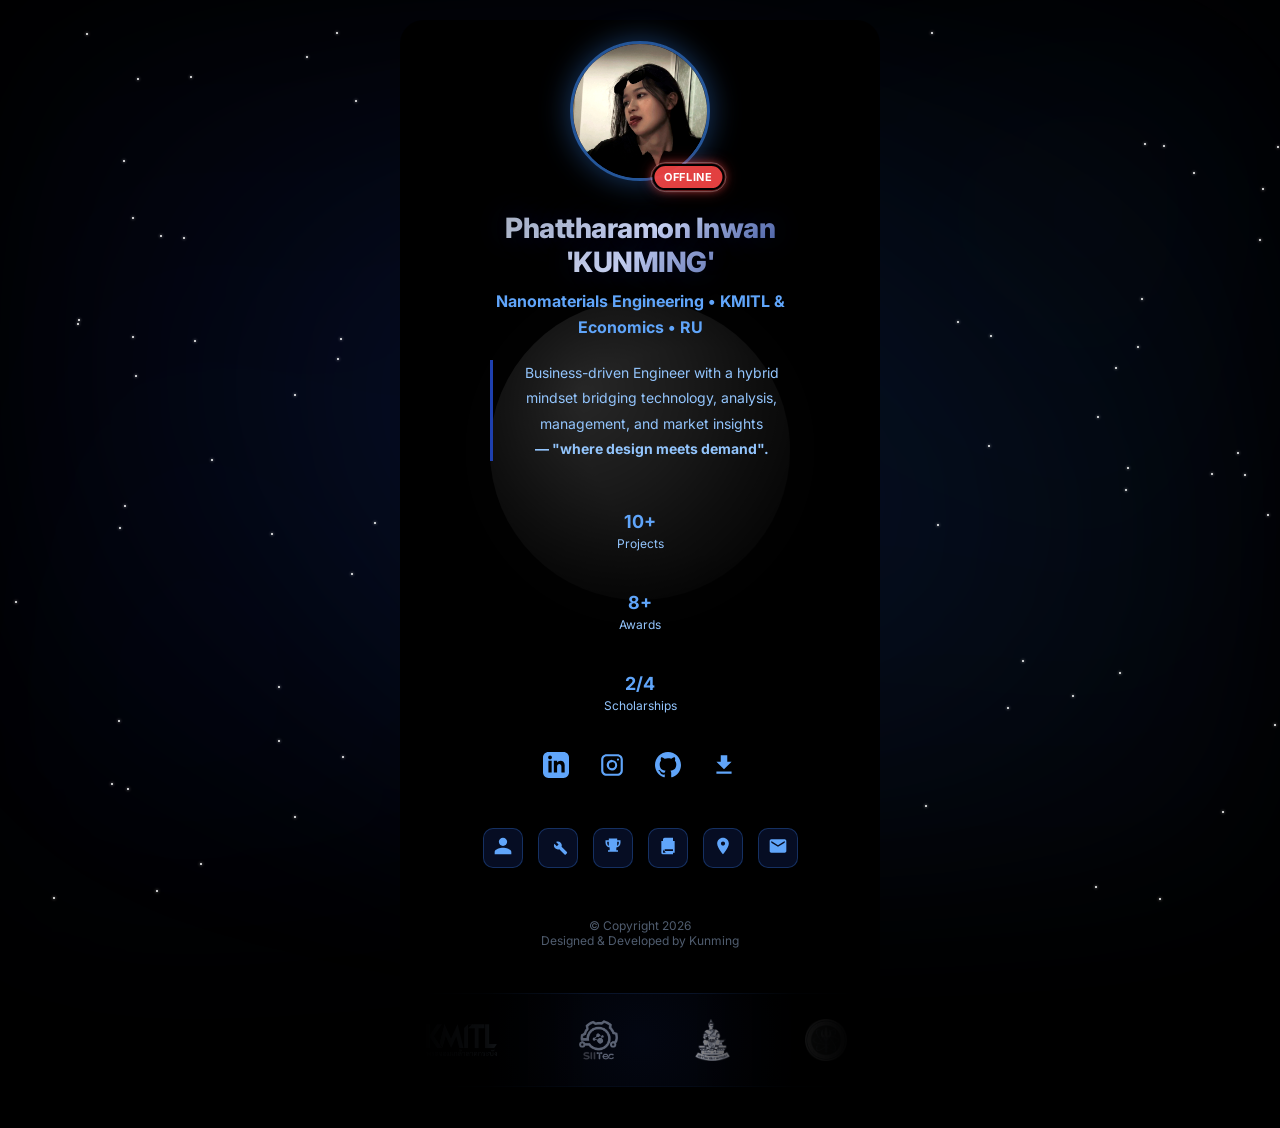
<file: index.html>
<!DOCTYPE html>
<html lang="th">
<head>
    <meta charset="UTF-8">
    <meta name="viewport" content="width=device-width, initial-scale=1.0">
    <title>Phattharamon Inwan - Portfolio</title>
    <link href="https://fonts.googleapis.com/css2?family=Inter:wght@300;400;500;600;700;800&display=swap" rel="stylesheet">
    <style>
        * {
            margin: 0;
            padding: 0;
            box-sizing: border-box;
        }
        
        @keyframes fadeInUp {
            from {
                opacity: 0;
                transform: translateY(30px);
            }
            to {
                opacity: 1;
                transform: translateY(0);
            }
        }

        @keyframes slideInRight {
            from {
                opacity: 0;
                transform: translateX(-30px);
            }
            to {
                opacity: 1;
                transform: translateX(0);
            }
        }

       @keyframes glow {
    0%, 100% {
        box-shadow: 
            0 0 14px rgba(30, 64, 175, 0.25),
            0 0 28px rgba(29, 78, 216, 0.15),
            inset 0 0 12px rgba(30, 64, 175, 0.05);
    }
    50% {
        box-shadow: 
            0 0 22px rgba(30, 64, 175, 0.35),
            0 0 36px rgba(29, 78, 216, 0.2),
            inset 0 0 18px rgba(30, 64, 175, 0.08);
    }
}

        @keyframes borderGlow {
            0%, 100% {
                border-color: rgba(30, 64, 175, 0.5);
            }
            50% {
                border-color: rgba(29, 78, 216, 0.8);
            }
        }

        @keyframes shimmer {
            0% {
                background-position: -1000px 0;
            }
            100% {
                background-position: 1000px 0;
            }
        }

        @keyframes float {
            0%, 100% {
                transform: translateY(0px);
            }
            50% {
                transform: translateY(-8px);
            }
        }

        @keyframes shooting-star {
            0% {
                transform: translateX(0) translateY(0) rotate(-45deg);
                opacity: 1;
            }
            70% {
                opacity: 1;
            }
            100% {
                transform: translateX(-300px) translateY(300px) rotate(-45deg);
                opacity: 0;
            }
        }

        @keyframes twinkle {
            0%, 100% {
                opacity: 0.3;
                transform: scale(1);
            }
            50% {
                opacity: 1;
                transform: scale(1.2);
            }
        }
@keyframes auraPulse {
    0%, 100% {
        opacity: 0.6;
        filter: blur(16px);
    }
    50% {
        opacity: 0.9;
        filter: blur(22px);
    }
}

        .star {
            position: fixed;
            width: 2px;
            height: 2px;
            background: white;
            border-radius: 50%;
            box-shadow: 0 0 3px rgba(255, 255, 255, 0.8);
            animation: twinkle 3s ease-in-out infinite;
            pointer-events: none;
            z-index: -2;
        }

        .shooting-star {
            position: fixed;
            width: 2px;
            height: 2px;
            background: linear-gradient(90deg, white, transparent);
            border-radius: 50%;
            pointer-events: none;
            animation: shooting-star 2s ease-out infinite;
            z-index: 1;
        }

        .shooting-star::before {
            content: '';
            position: absolute;
            top: 0;
            right: 0;
            height: 2px;
            width: 50px;
            background: linear-gradient(90deg, rgba(255, 255, 255, 0.8), transparent);
        }

        body {
            font-family: 'Inter', -apple-system, BlinkMacSystemFont, 'Segoe UI', sans-serif;
            background: #000000;
            color: #e5e5e5;
            min-height: 100vh;
            display: flex;
            align-items: center;
            justify-content: center;
            padding: 20px;
            position: relative;
            overflow-x: hidden;
        }

        body::before {
            content: '';
            position: fixed;
            top: 0;
            left: 0;
            right: 0;
            bottom: 0;
            background: 
                radial-gradient(circle at 20% 30%, rgba(29, 78, 216, 0.08) 0%, transparent 50%),
                radial-gradient(circle at 80% 70%, rgba(30, 64, 175, 0.06) 0%, transparent 50%);
            pointer-events: none;
            z-index: 0;
        }

        #stars-container {
            position: fixed;
            top: 0;
            left: 0;
            width: 100%;
            height: 100%;
            pointer-events: none;
            z-index: 2;
        }

        .container {
    max-width: 1200px;
    width: 100%;
    height: auto;
    background: #000000;
    border: 1.5px solid rgba(0, 0, 0, 0.85); /* ✅ ขอบดำ */
    border-radius: 24px;
    padding: 60px;
    position: relative;
    overflow: visible;
    animation: fadeInUp 0.8s ease-out;
    z-index: 2;
}

        .container::before {
      .container::before {
    content: '';
    position: absolute;
    inset: -2px;
    border-radius: 26px;
animation: auraPulse 4s ease-in-out infinite;

    background: radial-gradient(
        ellipse at center,
        rgba(59, 130, 246, 0.35),
        rgba(59, 130, 246, 0.15),
        transparent 65%
    );

    filter: blur(18px);
    opacity: 0.8;
    z-index: -1;
      }}

body::after {
    content: '';
    position: fixed;
    inset: 0;

    background:
        radial-gradient(circle at 30% 40%, rgba(30, 64, 175, 0.18), transparent 55%),
        radial-gradient(circle at 70% 60%, rgba(59, 130, 246, 0.12), transparent 60%),
        radial-gradient(circle at 50% 50%, rgba(30, 64, 175, 0.10), transparent 65%);

    filter: blur(80px);
    opacity: 0.7;

    z-index: -2;
}
body::before {
    content: '';
    position: fixed;
    inset: 0;

    background:
        radial-gradient(circle at 10% 80%, rgba(30, 64, 175, 0.10), transparent 60%),
        radial-gradient(circle at 90% 20%, rgba(59, 130, 246, 0.08), transparent 60%);

    filter: blur(100px);
    opacity: 0.5;

    z-index: -3;
}

@keyframes galaxyFloat {
    0% {
        transform: scale(1) translate(0, 0);
    }
    50% {
        transform: scale(1.1) translate(-30px, 20px);
    }
    100% {
        transform: scale(1.05) translate(30px, -20px);
    }
}












        .profile-section {
            display: flex;
            align-items: center;
            gap: 30px;
            margin-bottom: 40px;
            justify-content:center;   
            animation: slideInRight 0.8s ease-out 0.2s both;
            position: relative;
            justify-content:center;  
            z-index: 1;
        }

        .profile-image {
            width: 140px;
            height: 140px;
            border-radius: 50%;
            border: 3px solid rgba(59, 130, 246, 0.6);
            object-fit: cover;
            opacity: 1;
            filter: brightness(1.1) contrast(1.05);
            transition: all 0.5s;
            box-shadow: 0 0 30px rgba(59, 130, 246, 0.4);
        }

        .profile-image:hover {
            transform: scale(1.05);
            border-color: rgba(59, 130, 246, 0.9);
            box-shadow: 0 0 50px rgba(59, 130, 246, 0.6);
            filter: brightness(1.15) contrast(1.1);
        }

        .header {
            display: flex;
            justify-content: space-between;
            align-items: flex-start;
            margin-bottom: 50px;
            flex-wrap: wrap;
            gap: 30px;
            position: relative;
            z-index: 1;
        }

        .intro {
            flex: 1;
            min-width: 300px;
        }

        .name {
            font-size: 40px;
            font-weight: 700;
            background: linear-gradient(135deg, #acb4c2 0%, #d4dcf6 50%, #1e3a8a 100%);
            -webkit-background-clip: text;
            -webkit-text-fill-color: transparent;
            background-clip: text;
            margin-bottom: 10px;
            letter-spacing: -1px;
           
            text-shadow: 0 0 30px rgba(30, 64, 175, 0.3);
        }

        .title {
            font-size: 16px;
            color: #60a5fa;
            margin-bottom: 20px;
            font-weight: 500;
            line-height: 1.6;
        }

        .tagline {
            font-size: 14px;
            color: #93c5fd;
            line-height: 1.8;
            max-width: 550px;
            border-left: 3px solid #1e40af;
            padding-left: 20px;
            transition: all 0.3s;
        }

        .tagline:hover {
            border-left-color: #3b82f6;
            padding-left: 25px;
            text-shadow: 0 0 10px rgba(30, 64, 175, 0.3);
        }

        .contact {
            position: absolute;
            bottom: 30px;
            right: 30px;
            display: flex;
            flex-direction: column;
            gap: 12px;
            background: rgba(15, 23, 42, 0.5);
            padding: 25px;
            border-radius: 16px;
            border: 1px solid rgba(30, 64, 175, 0.3);
            box-shadow: 0 8px 32px rgba(30, 64, 175, 0.15);
         z-index: 1;
        }

        .contact-item {
            display: flex;
            align-items: center;
            gap: 12px;
            color: #93c5fd;
            font-size: 14px;
            transition: all 0.3s;
            cursor: pointer;
        }

        .contact-item:hover {
            color: #3b82f6;
            transform: translateX(8px);
            text-shadow: 0 0 10px rgba(30, 64, 175, 0.5);
        }

        .icon {
            width: 20px;
            height: 20px;
            fill: currentColor;
            transition: all 0.3s;
            filter: drop-shadow(0 0 3px rgba(30, 64, 175, 0.4));
        }

        .contact-item:hover .icon {
            transform: scale(1.2) rotate(5deg);
            filter: drop-shadow(0 0 8px rgba(30, 64, 175, 0.8));
        }

        .section {
            margin-bottom: 45px;
            animation: fadeInUp 0.8s ease-out;
            position: relative;
            z-index: 1;
        }

        .section:nth-child(2) {
            animation-delay: 0.4s;
        }

        .section:nth-child(3) {
            animation-delay: 0.6s;
        }

       .section-title {
    font-size: 24px;
    font-weight: 700;
    margin-bottom: 25px;
    display: flex;
    align-items: center;
    gap: 12px;

    color: #ffffff; /* ✅ เปลี่ยนเป็นสีขาว */

    text-transform: uppercase;
    letter-spacing: 1px;
    text-shadow: 0 0 12px rgba(255, 255, 255, 0.35); /* glow ขาวเบาๆ */
}

.name{
font-weight:800;
letter-spacing:-0.5px;
}
        .section-title::before {
            content: '';
            width: 4px;
            height: 24px;
            background: linear-gradient(180deg, #3b82f6, #1e40af);
            border-radius: 2px;
            box-shadow: 0 0 10px rgba(30, 64, 175, 0.6);
            animation: float 2s ease-in-out infinite;
        }

        .skills-grid {
            display: grid;
            grid-template-columns: repeat(auto-fit, minmax(280px, 1fr));
            gap: 20px;
            max-width: 900px;
            margin: 0 auto;
        }

        .skill-category {
            background: rgba(15, 23, 42, 0.5);
            padding: 25px;
            border-radius: 16px;
            border: 1px solid rgba(30, 64, 175, 0.25);
            transition: all 0.4s cubic-bezier(0.4, 0, 0.2, 1);
            position: relative;
            overflow: hidden;
        }

        .skill-category::before {
            content: '';
            position: absolute;
            top: 0;
            left: 0;
            right: 0;
            bottom: 0;
            background: linear-gradient(135deg, rgba(30, 64, 175, 0.08), transparent);
            opacity: 0;
            transition: opacity 0.3s;
        }

        .skill-category:hover::before {
            opacity: 1;
        }

        .skill-category:hover {
            transform: translateY(-5px);
            border-color: rgba(30, 64, 175, 0.5);
            box-shadow: 0 10px 30px rgba(30, 64, 175, 0.25);
        }

      .skill-category h3 {
    font-size: 17px;                 /* ใหญ่ขึ้นนิด */
    font-weight: 800;                /* ✅ หนาชัด */
  color: #e6f0ff; 
    margin-bottom: 15px;
    text-transform: uppercase;
    letter-spacing: 1.2px;
    text-align: center;

    text-shadow:
        0 0 8px rgba(255, 255, 255, 0.4),
        0 0 16px rgba(59, 130, 246, 0.25); /* glow ฟ้าเบาๆ */
}


        .skill-tags {
            display: flex;
            flex-wrap: wrap;
            gap: 8px;
            justify-content: center;
        }

        .skill-tag {
    background: rgba(15, 23, 42, 0.6);
    color: #ffffff;              /* ✅ สีขาว */
    padding: 6px 14px;
    border-radius: 20px;
    font-size: 13px;
    border: 1px solid rgba(255, 255, 255, 0.25);
    transition: all 0.3s;
    cursor: default;
    font-weight: 500;
}


        .skill-tag:hover {
            background: rgba(30, 64, 175, 0.3);
            color: #3b82f6;
            transform: scale(1.05);
            border-color: #1e40af;
            box-shadow: 0 3px 15px rgba(30, 64, 175, 0.3);
        }

        .projects {
            display: grid;
            gap: 20px;
        }

        .project-card {
            background: rgba(15, 23, 42, 0.5);
            padding: 30px;
            border-radius: 16px;
            border: 1px solid rgba(30, 64, 175, 0.25);
            border-left: 4px solid #1e40af;
            transition: all 0.4s cubic-bezier(0.4, 0, 0.2, 1);
            position: relative;
            overflow: hidden;
        }

        .project-card::before {
            content: '';
            position: absolute;
            top: 0;
            left: 0;
            right: 0;
            bottom: 0;
            background: linear-gradient(135deg, rgba(30, 64, 175, 0.08), transparent);
            opacity: 0;
            transition: opacity 0.3s;
        }

        .project-card:hover::before {
            opacity: 1;
        }

        .project-card::after {
            content: '';
            position: absolute;
            top: 0;
            left: -100%;
            width: 100%;
            height: 100%;
            background: linear-gradient(90deg, 
                transparent,
                rgba(30, 64, 175, 0.15),
                transparent
            );
            transition: left 0.5s;
        }

        .project-card:hover::after {
            left: 100%;
        }

        .project-card:hover {
            border-left-color: #3b82f6;
            transform: translateX(8px);
            box-shadow: 0 10px 40px rgba(30, 64, 175, 0.25);
            border-color: rgba(30, 64, 175, 0.5);
        }

        .project-title {
            font-size: 18px;
            font-weight: 600;
            color: #3b82f6;
            margin-bottom: 8px;
            transition: all 0.3s;
        }
.project-role {
    display: inline-block;
    padding: 4px 10px;
    border-radius: 10px;

    background: rgba(59, 130, 246, 0.12);
    border: 1px solid rgba(59, 130, 246, 0.25);

    font-size: 12px;
    font-weight: 600;
    color: #e6f0ff;

    margin-bottom: 8px;
}


/* --- CSS Time Capsule (สไตล์ที่คุณชอบ) --- */
.time-capsule {
    display: inline-flex;
    align-items: center;
    gap: 6px;
    
    /* สไตล์ Neon */
    background: rgba(30, 64, 175, 0.15);
    border: 1px solid rgba(59, 130, 246, 0.4);
    border-radius: 6px;
    padding: 4px 12px;       /* ปรับความอ้วนเล็กน้อยให้สวย */
    
    /* ลบ margin-left เดิมออก เพื่อให้ชิดซ้ายสุด */
    margin: 0; 
    
    color: #93c5fd;
    font-size: 13px;         /* เพิ่มขนาดตัวอักษรนิดนึงให้อ่านง่าย */
    font-weight: 600;
    letter-spacing: 0.5px;
    margin-bottom: 8px;
    line-height: 1.4;
    box-shadow: 0 0 10px rgba(59, 130, 246, 0.1);
    transition: all 0.3s ease;
    white-space: nowrap;
    
    /* จัดให้ป้ายไม่ยืดหดจนเสียทรง */
    flex-shrink: 0; 
}

.time-capsule:hover {
    background: rgba(30, 64, 175, 0.3);
    border-color: #60a5fa;
    box-shadow: 0 0 15px rgba(59, 130, 246, 0.3);
    transform: translateY(-1px);
    cursor: default;
}

.time-icon {
    width: 14px;
    height: 14px;
    fill: currentColor;
    opacity: 0.9;
}
        .project-date {
            font-size: 13px;
            color: #60a5fa;
            margin-bottom: 12px;
            font-style: italic;
        }

        .project-card:hover .project-title {
            color: #60a5fa;
            text-shadow: 0 0 10px rgba(30, 64, 175, 0.4);
        }

        .project-desc {
            color: #cbd5e1;
            font-size: 14px;
            line-height: 1.6;
            margin-bottom: 15px;
        }

        .team-members {
            display: flex;
            align-items: center;
            gap: 8px;
            flex-wrap: wrap;
            margin-top: 12px;
            padding-top: 12px;
            border-top: 1px solid rgba(30, 64, 175, 0.2);
        }
.profile-wrapper {
    position: relative;
    width: 140px;
    height: 140px;
    flex-shrink: 0;
}

/* badge หลัก */
.status-badge {
    position: absolute;
    right: 0;
    bottom: 0;

    transform: translate(20%, 35%); /* เกาะขอบแบบ responsive */

    padding: 4px 10px;
    border-radius: 999px;

    font-size: 11px;
    font-weight: 700;
    letter-spacing: 0.6px;

    background: rgba(239, 68, 68, 0.95); /* 🔴 default = inactive */
    color: #fff;

    border: 2px solid #000;
    box-shadow:
        0 0 8px rgba(239, 68, 68, 0.6),
        0 0 16px rgba(239, 68, 68, 0.4);

    user-select: none;
    transition: all 0.3s ease;
}
.project-progress{
    width:100%;
    height:8px;
    background:rgba(255,255,255,0.08);
    border-radius:20px;
    overflow:hidden;
    margin-top:10px;
}

.progress-bar{
    height:100%;
    width:var(--progress);
    
    background:linear-gradient(
        90deg,
        #ef4444,
        #f59e0b,
        #22c55e
    );

    border-radius:20px;

    animation:progressGlow 3s ease-in-out infinite;
    box-shadow:0 0 10px rgba(34,197,94,0.4);
}

.progress-text{
    font-size:12px;
    color:#93c5fd;
    margin-top:6px;
    opacity:0.8;
}
.progress-bar{
    height:100%;
    width:0;
    background:linear-gradient(90deg,#ef4444,#f59e0b,#22c55e);
    border-radius:20px;
    animation:loadProgress 2s forwards;
}
.progress-container{
    width:100%;
    height:8px;
    background:rgba(255,255,255,0.08);
    border-radius:20px;
    overflow:hidden;
    margin-top:8px;
}

.progress-bar{
    height:100%;
    width:0;
    background:linear-gradient(90deg,#ef4444,#f59e0b,#22c55e);
    border-radius:20px;
    transition:width 0.8s ease;
}

.progress-text{
    font-size:12px;
    color:#93c5fd;
    margin-top:5px;
}


.my-products{
    margin-top:20px;
}

.product-title{
    font-size:16px;
    color:#60a5fa;
    margin-bottom:12px;
    font-weight:600;
}

.product-card{
    background: rgba(15, 23, 42, 0.5);
    border: 1px solid rgba(59,130,246,0.3);
    border-radius: 12px;
    padding: 16px;
    transition:0.3s;
    margin-bottom:16px; 
}

.product-card:hover{
    transform:translateY(-3px);
    box-shadow:0 10px 30px rgba(59,130,246,0.25);
}

.product-name{
    font-size:16px;
    font-weight:700;
    color:#e6f0ff;
    margin-bottom:6px;
}

.product-tagline{
    font-size:13px;
    color:#93c5fd;
    margin-bottom:12px;
}

.product-btn{
    display:inline-block;
    margin-top:16px;
    padding:6px 14px;
    border-radius:20px;

    background:rgba(34,197,94,0.2);
    border:1px solid rgba(34,197,94,0.5);

    color:#22c55e;
    font-size:13px;
    font-weight:600;
    text-decoration:none;

    transition:0.3s;
}

.product-btn:hover{
    background:#22c55e;
    color:#000;
    box-shadow:0 0 15px rgba(34,197,94,0.6);
}



@keyframes loadProgress{
    to{
        width:var(--progress);
    }
}
@keyframes progressGlow{
    0%,100%{
        filter:brightness(1);
    }
    50%{
        filter:brightness(1.4);
    }
}
/* 🟢 active */
.status-badge.active {
    background: rgba(34, 197, 94, 0.95);
    box-shadow:
        0 0 8px rgba(34, 197, 94, 0.8),
        0 0 18px rgba(34, 197, 94, 0.6);
}

/* ring บาง ๆ ให้ดูเป็น badge */
.status-badge::after {
    content: '';
    position: absolute;
    inset: -4px;
    border-radius: 999px;
    border: 1px solid rgba(255,255,255,0.25);
}

        .team-label {
            font-size: 12px;
            color: #60a5fa;
            font-weight: 600;
            text-transform: uppercase;
            letter-spacing: 0.5px;
        }


/* Force Mobile Layout ทุกหน้าจอ */
.container {
max-width: 480px;
margin: 0 auto;
padding: 20px;
}

/* Profile เรียงแนวตั้ง */
.profile-section {
flex-direction: column;
text-align: center;
}

/* Header เรียงแนวตั้ง */
.header {
flex-direction: column;
align-items: center;
}

/* Stats เรียงแบบมือถือ */
.stats {
flex-direction: column;
gap: 12px;
}

/* Skills ให้เรียง 1 column */
.skills-grid {
grid-template-columns: 1fr;
}

/* Project card padding */
.project-card {
padding: 20px;
}

/* ปรับชื่อ */
.name {
font-size: 28px;
}

/* Contact icon จัดกลาง */
.contact-icons {
justify-content: center;
}
body{
display:flex;
justify-content:center;
}


.section{
display:none;
animation:fadeInUp 0.5s ease;
}

.section.active{
display:block;
}
@media (max-width:768px){

.project-card{
padding:20px;
}

.time-capsule{
font-size:12px;
}

.project-title{
font-size:16px;
}

}
@media (max-width:768px){

.projects{
gap:16px;
}

}
        .team-member {
            display: inline-flex;
            align-items: center;
            gap: 4px;
            padding: 4px 10px;
            background: rgba(30, 64, 175, 0.15);
            border: 1px solid rgba(59, 130, 246, 0.3);
            border-radius: 12px;
            font-size: 13px;
            color: #60a5fa;
            text-decoration: none;
            transition: all 0.3s;
            z-index: 30;
        }

        .team-member:hover {
            background: rgba(59, 130, 246, 0.25);
            border-color: #3b82f6;
            color: #93c5fd;
            transform: translateY(-2px);
            box-shadow: 0 4px 12px rgba(59, 130, 246, 0.3);
        }

        .team-icon {
            width: 14px;
            height: 14px;
            fill: currentColor;
        }
.top-menu{
display:flex;
justify-content:center;
align-items:center;

width:100%;        /* ✅ สำคัญ */
margin-top:8px;
gap:15px;

position:relative; /* กันลอย */
}

.contact-icons{
    position: relative;
display:flex;
justify-content:center;
align-items:center;

width:100%;      /* ✅ สำคัญมาก */
margin-top:8px;
margin-bottom:8px;

gap:30px;
}
@media (max-width:768px){
.container{
padding:30px 20px;
}
}
.contact-icon:hover{
transform:translateY(-5px);
background:rgba(59,130,246,0.25);
box-shadow:0 0 20px rgba(59,130,246,0.4);
}

.contact-icon svg{
width:26px;
fill:#60a5fa;
}
.top-menu button {
background: rgba(30,64,175,0.2);
border: 1px solid rgba(59,130,246,0.3);
width: 40px;
height: 40px;
border-radius: 10px;
cursor: pointer;
transition: 0.3s;
}

.top-menu button:hover {
background: rgba(59,130,246,0.3);
transform: translateY(-2px);
}

.top-menu svg {
width: 20px;
fill: #60a5fa;
}

.moon {
  position: fixed;
  top: 50%;
  left: 50%;
  transform: translate(-50%, -50%);
  
  width: 300px;
  height: 300px;
  border-radius: 50%;

  /* 👇 ใช้ texture ดวงจันทร์จริง */
  background: 
    radial-gradient(circle at 30% 30%, rgba(255,255,255,0.9), rgba(200,200,200,0.4) 60%, rgba(0,0,0,0.3)),
    url("https://upload.wikimedia.org/wikipedia/commons/e/e1/FullMoon2010.jpg");

  background-size: cover;
  background-blend-mode: overlay;

  opacity: 0.17; /* 👈 จางๆ */
  filter: grayscale(100%) contrast(120%);

  box-shadow: 0 0 80px rgba(255,255,255,0.1);

  animation: rotateMoon 120s linear infinite;

  z-index: -1;
  pointer-events: none;
}

@keyframes rotateMoon {
  from {
    transform: translate(-50%, -50%) rotate(0deg);
  }
  to {
    transform: translate(-50%, -50%) rotate(360deg);
  }
}
.moon::after {
  content: "";
  position: absolute;
  inset: 0;
  border-radius: 50%;

  background: radial-gradient(circle at 70% 50%, transparent 40%, rgba(0,0,0,0.5) 100%);
}


        .more-projects {
            background: rgba(15, 23, 42, 0.5);
            padding: 20px;
            border-radius: 12px;
            border: 1px solid rgba(30, 64, 175, 0.25);
            text-align: center;
            transition: all 0.3s;
            cursor: pointer;
        }

        .more-projects:hover {
            background: rgba(30, 64, 175, 0.15);
            border-color: #1e40af;
            transform: translateY(-3px);
            box-shadow: 0 10px 30px rgba(30, 64, 175, 0.25);
        }
.stats{
display:flex;
gap:40px;   /* เพิ่มจาก 20px */
margin-top:10px;
justify-content:center;
}

.stat{
text-align:center;

}
.project-desc {
font-size: 14px;
line-height: 1.7;
color: #cbd5e1;
font-weight: 400;
letter-spacing: 0.2px;
}
.stat-number{
font-size:18px;
font-weight:700;
color:#60a5fa;
display:block;
}

.footer{
    margin-top:40px;
    text-align:center;
    font-size:12px;
    color:#64748b;
    opacity:0.8;
}

.footer:hover{
    opacity:1;
    color:#93c5fd;
    transition:0.3s;
}

.container{
    display:flex;
    flex-direction:column;
    min-height:80vh;
}

.footer{
    margin-top:auto; /* ดันลงล่าง */
}

.contact-form{
display:flex;
flex-direction:column;
gap:12px;
max-width:500px;
margin:auto;
}

.contact-form input,
.contact-form textarea{
padding:12px;
border-radius:10px;
border:1px solid rgba(59,130,246,0.3);
background:rgba(15,23,42,0.5);
color:white;
}

.contact-form textarea{
min-height:120px;
resize:none;
}

.contact-form button{
padding:12px;
border-radius:10px;
background:#3b82f6;
color:white;
border:none;
cursor:pointer;
transition:0.3s;
}

.contact-form button:hover{
background:#60a5fa;
}
.stat-label{
font-size:12px;
color:#93c5fd;
}
.tagline span {
    display: inline-block;
    opacity: 0;
    transform: translateY(20px);
    animation: fadeSlide 0.8s ease forwards;
}



/* ===== University & Organization Logo Slider (New Cosmic Visuals) ===== */

.logo-slider {
    width: 100%;
    overflow: hidden;
    margin-top: 45px;
    padding: 25px 0;
    
    /* เส้นแบ่งบน-ล่าง สไตล์นีออนจางๆ เข้ากับกรอบเว็บ */
    border-top: 1px solid rgba(59, 130, 246, 0.12);
    border-bottom: 1px solid rgba(59, 130, 246, 0.05);
    background: radial-gradient(circle at center, rgba(30, 64, 175, 0.1) 0%, transparent 80%);
    
    position: relative;

    /* 🌟 HIGHLIGHT: เทคนิคไล่ระดับความสว่างและสีจากขอบเข้าสู่ศูนย์กลาง */
    -webkit-mask-image: linear-gradient(
        to right, 
        transparent 0%, 
        rgba(0,0,0,0.2) 15%, 
        rgba(0,0,0,1) 40%, 
        rgba(0,0,0,1) 60%, 
        rgba(0,0,0,2) 85%, 
        transparent 100%
    );
    mask-image: linear-gradient(
        to right, 
        transparent 0%, 
        rgba(0,0,0,0.15) 15%, 
        rgba(0,0,0,1) 38%, 
        rgba(0,0,0,1) 62%, 
        rgba(0,0,0,0.15) 85%, 
        transparent 100%
    );
}

.logo-track {
    display: flex;
    align-items: center;
    gap: 75px;
    width: max-content;
    animation: scrollLogos 22s linear infinite; /* ปรับให้วิ่งนิ่งและช้าลงนิดนึงเพื่อความหรูหรา */
}

.logo-track img {
    height: 42px;
    width: auto;
    object-fit: contain;
    
    /* 🔴 กรองพื้นหลังสีขาวด้วย CSS เหมือนเดิม */
    mix-blend-mode: screen; 

    /* ปรับฟิลเตอร์เริ่มต้นให้ติดโทนสีฟ้าคอสมิกจางๆ (ไม่ได้ขาวดำสนิทจนดูจืดชืด) */
    filter: grayscale(80%) brightness(1.1) sepia(30%) hue-rotate(190deg) saturate(90%);
    opacity: 0.55;
    
    /* ใช้ CSS Animation ควบคุมความสว่างตามตำแหน่งการเคลื่อนที่แบบ Real-time */
    animation: centerColor Enhancement linear both;
    animation-timeline: view(inline);
    animation-range: entry 20% exit 80%;
}

/* 🌟 สคริปต์จำลอง Dynamic Hover (เมื่อเมาส์ชี้ก็ยังคงเรืองแสงเพิ่มได้อีก) */
.logo-track img:hover {
    filter: grayscale(0%) brightness(1.3) drop-shadow(0 0 15px rgba(96, 165, 250, 0.95)) !important;
    opacity: 1 !important;
    transform: scale(1.08);
    cursor: pointer;
}

@keyframes scrollLogos {
    from { transform: translateX(0); }
    to { transform: translateX(-50%); }
}

/* 🪐 สลับสีภาพอัตโนมัติเมื่อวัตถุเคลื่อนผ่านแกนกลางจอ (รองรับเบราว์เซอร์ยุคใหม่) */
@keyframes centerColor {
    0%, 100% {
        filter: grayscale(80%) brightness(1.1) sepia(30%) hue-rotate(190deg);
        opacity: 0.55;
    }
    45%, 55% {
        filter: grayscale(0%) brightness(1.2) contrast(1.05) drop-shadow(0 0 8px rgba(59, 130, 246, 0.5));
        opacity: 1;
    }
}



.tutoring-link{
    margin-top:14px;
    text-align:center;
    font-size:13px;
    color:#94a3b8;
}

.tutoring-link a{
    color:#60a5fa;
    text-decoration:none;
    font-weight:600;
    transition:0.3s;
}

.tutoring-link a:hover{
    color:#93c5fd;
    text-shadow:0 0 10px rgba(59,130,246,.5);
}

.psst-text{
    display:block;
    margin-top:8px;
    font-size:11px;
    color:#64748b;
    opacity:0.75;
    font-style:italic;
    transition:0.3s;
}

.psst-text:hover{
    color:#93c5fd;
    opacity:1;
}



/* ไล่ delay ทีละบรรทัด */
.tagline span:nth-child(1) { animation-delay: 0.2s; }
.tagline span:nth-child(3) { animation-delay: 0.5s; }
.tagline span:nth-child(5) { animation-delay: 0.8s; }
.tagline span:nth-child(7) { animation-delay: 1.1s; }

@keyframes fadeSlide {
    to {
        opacity: 1;
        transform: translateY(0);
    }
}

.product-btn{
position: relative;
z-index: 10;
}
        .more-projects a {
            color: #3b82f6;
            text-decoration: none;
            font-weight: 600;
            font-size: 16px;
            transition: all 0.3s;
        }

        .more-projects:hover a {
            color: #60a5fa;
            text-shadow: 0 0 10px rgba(30, 64, 175, 0.6);
        }

        @media (max-width: 1024px) {
            .container {
                padding: 40px;
            }
        }

        @media (max-width: 768px) {
            .container {
                padding: 30px;
            }
            
            .name {
                font-size: 36px;
            }
            
            .header {
                flex-direction: column;
            }

            .skills-grid {
                grid-template-columns: repeat(auto-fit, minmax(150px, 1fr));
            }
        }
@media (max-width: 480px) {
  .tagline{
    font-size:14px;
    line-height:1.6;
    max-width:320px;
  }
}
        @media (max-width: 480px) {
            .profile-section {
                flex-direction: column;
                text-align: center;
            }

            .name {
                font-size: 28px;
            }

            .contact {
                position: static;
                margin-top: 20px;
            }
        }
    </style>
    
</head>
<body>
    
    <!-- Stars Background -->
    <div id="stars-container"></div>
    
    <div class="container">

        
        <div class="moon"></div>


        <div class="profile-section">
            <div class="profile-wrapper">
    <img src="./S__115736578.jpg" alt="Profile" class="profile-image">
    <span id="availability-badge" class="status-badge">INACTIVE</span>
</div>

            <div class="intro">
                <h1 class="name">Phattharamon Inwan <br>'KUNMING'</h1>
                <p class="title">
                   <strong> Nanomaterials Engineering • KMITL & <br>
                       Economics • RU</strong>
                
               <p class="tagline">
    <span>Business-driven Engineer with a hybrid</span><br>
    <span>mindset bridging technology, analysis,</span><br>
    <span>management, and market insights</span><br>
    <span><strong>— "where design meets demand".</strong></span>
</p>
            </div>
        </div>



<!-- Stats -->
<div class="stats">
<div class="stat">
  <span class="stat-number counter" data-target="10">0</span>
<span class="stat-label">Projects</span>
</div>

<div class="stat">
  <span class="stat-number counter" data-target="8">0</span>
<span class="stat-label">Awards</span>
</div>

<div class="stat">
<span class="stat-number">2/4</span>
<span class="stat-label">Scholarships</span>
</div>
</div>


 <div class="header">
            <div style="flex: 1;"></div>
            
         <div class="contact-icons">


<a href="https://www.linkedin.com/in/phattharamon-i-1006871a5" target="_blank" class="contact-icon">
<svg viewBox="0 0 24 24">
<path d="M19 0h-14c-2.761 0-5 2.239-5 5v14c0 2.761 2.239 5 5 5h14c2.762 0 5-2.239 5-5v-14c0-2.761-2.238-5-5-5zm-11 19h-3v-11h3v11zm-1.5-12.268c-.966 0-1.75-.79-1.75-1.764s.784-1.764 1.75-1.764 1.75.79 1.75 1.764-.783 1.764-1.75 1.764zm13.5 12.268h-3v-5.604c0-3.368-4-3.113-4 0v5.604h-3v-11h3v1.765c1.396-2.586 7-2.777 7 2.476v6.759z"/>
</svg>
</a>
<a href="https://www.instagram.com/allaboutmingg" target="_blank" class="contact-icon">
<svg viewBox="0 0 24 24">
<path d="M7 2C4.2 2 2 4.2 2 7v10c0 2.8 2.2 5 5 5h10c2.8 0 5-2.2 5-5V7c0-2.8-2.2-5-5-5H7zm10 2c1.7 0 3 1.3 3 3v10c0 1.7-1.3 3-3 3H7c-1.7 0-3-1.3-3-3V7c0-1.7 1.3-3 3-3h10zm-5 3.2A4.8 4.8 0 1 0 12 17a4.8 4.8 0 0 0 0-9.6zm0 2A2.8 2.8 0 1 1 12 15a2.8 2.8 0 0 1 0-5.6zM17.5 6a1 1 0 1 0 0 2 1 1 0 0 0 0-2z"/>
</svg>
</a>
<a href="https://github.com/kunming2802" target="_blank" class="contact-icon">
<svg viewBox="0 0 24 24">
<path d="M12 0C5.37 0 0 5.37 0 12c0 5.3 3.44 9.8 8.21 11.39.6.11.82-.26.82-.58 
0-.29-.01-1.05-.02-2.06-3.34.73-4.04-1.61-4.04-1.61-.55-1.39-1.34-1.76-1.34-1.76
-1.09-.74.08-.73.08-.73 1.2.08 1.83 1.23 1.83 1.23 1.07 1.83 2.8 1.3 3.49.99
.11-.77.42-1.3.76-1.6-2.67-.3-5.47-1.33-5.47-5.93 0-1.31.47-2.38 1.23-3.22
-.12-.3-.53-1.52.12-3.17 0 0 1.01-.32 3.3 1.23a11.5 11.5 0 013.01-.4c1.02 0 2.05.14 
3.01.4 2.29-1.55 3.3-1.23 3.3-1.23.65 1.65.24 2.87.12 3.17.77.84 1.23 1.91 
1.23 3.22 0 4.61-2.8 5.63-5.48 5.93.43.37.81 1.1.81 2.22 
0 1.6-.01 2.89-.01 3.28 0 .32.22.69.82.58C20.56 21.8 24 17.3 24 12 
24 5.37 18.63 0 12 0z"/>
</svg>
</a>
<a href="cv-phattharamon.pdf" download="cv-phattharamon.pdf" class="contact-icon">
    <svg viewBox="0 0 24 24">
      <path d="M19 9h-4V3H9v6H5l7 7 7-7zM5 18v2h14v-2H5z"/>
    </svg>
  </a>





</div>
<div class="top-menu">
<button onclick="showSection('about')">
<svg viewBox="0 0 24 24">
<path d="M12 12c2.7 0 5-2.3 5-5s-2.3-5-5-5-5 2.3-5 5 2.3 5 5 5zm0 2c-3.3 0-10 1.7-10 5v3h20v-3c0-3.3-6.7-5-10-5z"/>
</svg>
</button>
<button onclick="showSection('skills')">
<svg viewBox="0 0 24 24">
<path d="M22.7 19.3l-6.4-6.4c.6-1.7.2-3.6-1.1-4.9-1.5-1.5-3.7-1.8-5.5-.9l3 3-2.1 2.1-3-3c-.9 1.8-.6 4 1 5.5 1.3 1.3 3.2 1.7 4.9 1.1l6.4 6.4c.4.4 1 .4 1.4 0l1.4-1.4c.4-.4.4-1 0-1.4z"/>
</svg>
</button>
<button onclick="showSection('experience')">
<svg viewBox="0 0 24 24">
<path d="M17 3H7v2H3v3c0 2.97 2.16 5.43 5 5.91V17H6v2h12v-2h-2v-3.09c2.84-.48 5-2.94 5-5.91V5h-4V3zM5 8V7h2v4.82C5.84 11.4 5 9.82 5 8zm14 0c0 1.82-.84 3.4-2 3.82V7h2v1z"/>
</svg>
</button>
<button onclick="showSection('certificates')">
<svg viewBox="0 0 24 24">
<path d="M18 2H8a2 2 0 0 0-2 2v12a2 2 0 0 0 2 2h10V2zm2 4v14H10a2 2 0 0 1-2-2v-2h10V6h2zM6 6H4v14a2 2 0 0 0 2 2h12v-2H6V6z"/>
</svg>
</button>
<button onclick="showSection('projects')">
<svg viewBox="0 0 24 24">
<path d="M12 2C8.13 2 5 5.13 5 9c0 5.25 7 13 7 13s7-7.75 7-13c0-3.87-3.13-7-7-7zm0 9.5c-1.38 0-2.5-1.12-2.5-2.5S10.62 6.5 12 6.5s2.5 1.12 2.5 2.5S13.38 11.5 12 11.5z"/>
</svg>
</button>
<button onclick="showSection('contact')">
 <svg viewBox="0 0 24 24" width="24" height="24" fill="currentColor">
    <path d="M20 4H4C2.9 4 2 4.9 2 6v12c0 1.1.9 2 2 2h16c1.1 
    0 2-.9 2-2V6c0-1.1-.9-2-2-2zm0 
    4-8 5-8-5V6l8 5 8-5v2z"/>
  </svg>
</button>


</div>
</div>
    <div class="section" id="about">
<h2 class="section-title">About Me</h2>

<div class="projects">

<div class="project-card">
<p class="project-desc">
<p class="project-desc">

Hi, I'm Kunming<br>

A Year 3 Nanomaterials Engineering student at KMITL 
and an Economics student specializing in Financial Economics 
    and Risk Management at Ramkhamhaeng University.
I'm passionate about innovation, competitions, and building 
technology-driven business solutions. My strengths lie in 
Business Strategy, Market Insight, and Project Management.

I'm particularly interested in Sensor Technology, Nanomaterials, 
Coding, and Vibecoding.
Open to collaboration and new project opportunities.

<div class="my-products">

    <h3 class="product-title">Position of Interest</h3>
  
<div class="content-section">
    
    <ul style="color: #cbd5e1; font-size: 14px; margin-left: 20px; line-height: 2;">
        <li>Research and Development Engineer </li>
         <li>Research Analyst</li>
         <li>Startup Founder</li>
         <li>Project Manager & Project Engineer </li>
         <li>Business Manager</li>
         
    </ul>
</div>
<br>
  <h3 class="product-title">Competition Interests</h3>
  
<div class="content-section">
    
    <ul style="color: #cbd5e1; font-size: 14px; margin-left: 20px; line-height: 2;">
        <li>Academic Competitions  </li>
       <li>Sustainability Innovation & Technology Competitions</li>
       <li>Startup Pitch Competitions</li>
       <li>Hackathons</li>
       <li>National & International Competitions</li>
          <li>AI & Data Science Competitions</li>
         <li>Nanotechnology & Nanomaterials Innovation </li>
         <li>Healthcare Innovation </li>
         
    </ul>
</div>
</div>
</div>
</div>
</div>


        <div class="section" id="skills">
            <h2 class="section-title">Skills & Expertise</h2>
            <div class="skills-grid">
                <div class="skill-category">
                    <h3>Technical Skills</h3>
                    <div class="skill-tags">
                        <span class="skill-tag">SolidWorks</span>
                        <span class="skill-tag"> C, HTML & CSS, JS </span>
                        <span class="skill-tag"> FTIR</span>
                         <span class="skill-tag">XRD, AFM </span>
                        <span class="skill-tag"> FS</span>
                                 <span class="skill-tag"> UV-VIS</span>
                        <span class="skill-tag">TGA </span>
                        <span class="skill-tag"> RAMAN </span>
                        <span class="skill-tag">Particle analysis</span>
                    </div>
                </div>

                <div class="skill-category">
                    <h3>Business & Management</h3>
                    <div class="skill-tags">
                        <span class="skill-tag">Business Development</span>
                         <span class="skill-tag">Market Analysis</span>
                        <span class="skill-tag">Economic Research</span>
                        <span class="skill-tag">BMC</span>
                        <span class="skill-tag">Project Planning</span>
                        <span class="skill-tag">Strategic Thinking</span>
                    </div>
                </div>

                <div class="skill-category">
                    <h3>Soft Skills</h3>
                    <div class="skill-tags">
                        <span class="skill-tag">Team Leadership</span>
                        <span class="skill-tag">Communication</span>
                        <span class="skill-tag">Time Management</span>
                        <span class="skill-tag">Adaptability</span>
                        <span class="skill-tag">Problem Solving</span>
                    </div>
                </div>
            </div>
        </div>
<div class="section" id="experience">
            <h2 class="section-title">Experience & Awards (Selected)</h2>
            <div class="projects">

<div class="project-card">
                         <div class="time-capsule">
            <svg class="time-icon" viewBox="0 0 24 24">
                <path d="M19 3h-1V1h-2v2H8V1H6v2H5c-1.11 0-2.9 2-2 2v14c0 1.1.89 2 2 2h14c1.1 0 2-.9 2-2V5c0-1.1-.9-2-2-2zm0 16H5V8h14v11zM7 10h5v5H7z"/>
            </svg>

            <span>JUN, 2026</span> 
        </div>
                    <h3 class="project-title">
                   

                        <span>Thailand Research Expo & Symposium 2026 </span>
                    </h3>
                    <p class="project-date">National Research Council of Thailand (NRCT)</p>
            
                    
                    <p class="project-desc">
                        Project : Microguard <br>
          <strong>  Selected as 1 of 111 Research Projects </strong>at Thailand Research Expo & Symposium 2026 Presented the research as a Poster Presentation.
                    </p>



                </div>
  <div class="project-card">
                         <div class="time-capsule">
            <svg class="time-icon" viewBox="0 0 24 24">
                <path d="M19 3h-1V1h-2v2H8V1H6v2H5c-1.11 0-2.9 2-2 2v14c0 1.1.89 2 2 2h14c1.1 0 2-.9 2-2V5c0-1.1-.9-2-2-2zm0 16H5V8h14v11zM7 10h5v5H7z"/>
            </svg>

            <span>APR, 2026-JUN, 2026</span> 
        </div>
                    <h3 class="project-title">
            
                        <span>Nanotechnology Research Intern</span>
                    </h3>
                     <p class="project-date">
          National Nanotechnology Center (NANOTEC), NSTDA<br>
         
</p>
 <p class="project-desc">
                     Responsive Materials and Nanosensors (RMNS) Group<br>
          Responsive Nanomaterials (RNM) Research Team<br>
          </p>
              
                </div>

                  <div class="project-card">
                      <div class="time-capsule">
            <svg class="time-icon" viewBox="0 0 24 24">
                <path d="M19 3h-1V1h-2v2H8V1H6v2H5c-1.11 0-2.9 2-2 2v14c0 1.1.89 2 2 2h14c1.1 0 2-.9 2-2V5c0-1.1-.9-2-2-2zm0 16H5V8h14v11zM7 10h5v5H7z"/>
            </svg>

            <span>MAR, 2026</span> 
        </div>
                    <h3 class="project-title">
                        Academic Excellence Scholarship 2025
                    </h3>
                    <p class="project-date">King Mongkut's Institute of Technology Ladkrabang (KMITL)</p>
                    <p class="project-desc">
                        <strong>Top Academic Rank (1st, Year 2)</strong> 
among 100+ students in Nanomaterials Engineering    </p>
    <a href="Academic Y2.html" target="_blank" class="product-btn">
View Academic Details →
</a>   
                </div>

     <div class="project-card">
                         <div class="time-capsule">
            <svg class="time-icon" viewBox="0 0 24 24">
                <path d="M19 3h-1V1h-2v2H8V1H6v2H5c-1.11 0-2.9 2-2 2v14c0 1.1.89 2 2 2h14c1.1 0 2-.9 2-2V5c0-1.1-.9-2-2-2zm0 16H5V8h14v11zM7 10h5v5H7z"/>
            </svg>

            <span>MAR, 2026</span> 
        </div>
                    <h3 class="project-title">
                   

                        <span>World Federation of Engineering Organizations (WFEO) Hackathon 2026 </span>
                    </h3>
                     <p class="project-role">
        Project manager & Research Analyst
</p>
                    
                    <p class="project-desc">
                        Project : Microguard <br>
                       Awarded <strong>Finalist (Top 11 Teams Worldwide) </strong>
 
                    </p>

<a href="microguard.html" target="_blank" class="product-btn">
View Project →
</a>

                </div>
                    <div class="project-card">
                         <div class="time-capsule">
            <svg class="time-icon" viewBox="0 0 24 24">
                <path d="M19 3h-1V1h-2v2H8V1H6v2H5c-1.11 0-2.9 2-2 2v14c0 1.1.89 2 2 2h14c1.1 0 2-.9 2-2V5c0-1.1-.9-2-2-2zm0 16H5V8h14v11zM7 10h5v5H7z"/>
            </svg>

            <span>SEP, 2025-JAN, 2026</span> 
        </div>
                    <h3 class="project-title">
                   

                        <span>International Conference ‘Hyper Interdisciplinary Conference (HIC) Thailand 2026: Re-imagining Connections-From Education to Ecosystem</span>
                    </h3>
                     <p class="project-role">
        Business Manager
</p>
                    
                    <p class="project-desc">
                        Project : Smart Eyewear Add-on <br>
                       Awarded <strong>Finalist (Top 10 Teams)</strong>

                    </p>
                    <a href="hic.html" target="_blank" class="product-btn">
View Project →
</a>
                </div>

                <div class="project-card">
                      <div class="time-capsule">
            <svg class="time-icon" viewBox="0 0 24 24">
                <path d="M19 3h-1V1h-2v2H8V1H6v2H5c-1.11 0-2.9 2-2 2v14c0 1.1.89 2 2 2h14c1.1 0 2-.9 2-2V5c0-1.1-.9-2-2-2zm0 16H5V8h14v11zM7 10h5v5H7z"/>
            </svg>

            <span>NOV, 2025</span> 
        </div>
                    <h3 class="project-title">
                      TMEC–Bruker Metrology Innovation Workshop 2025
                    </h3>
                    <p class="project-date">Thai Microelectronics Center (TMEC), NSTDA</p>
            
                    <p class="project-desc">
                        Gained hands-on experience with advanced semiconductor metrology tools,
                        including 3D Optical Profiler, Step Profilometer, and AFM,
                        for nano-scale surface characterization and precision measurement.
                    </p>
                            <a href="TMEC.html" target="_blank" class="product-btn">
View Experience Details →
</a>
                </div>

               <div class="project-card">
  <div class="time-capsule">
            <svg class="time-icon" viewBox="0 0 24 24">
                <path d="M19 3h-1V1h-2v2H8V1H6v2H5c-1.11 0-2.9 2-2 2v14c0 1.1.89 2 2 2h14c1.1 0 2-.9 2-2V5c0-1.1-.9-2-2-2zm0 16H5V8h14v11zM7 10h5v5H7z"/>
            </svg>

            <span>NOV, 2025</span> 
        </div>
    <h3 class="project-title">
       
                      <span>  BJM MediaX (Thammasat University): AI Innovation Hackathon 2025</span>
                    </h3>
                     <p class="project-role">
                Research Analyst & Pitch Owner
</p>
    
                    <p class="project-desc">
                        Project : Easy Commu <br>
                        Awarded <strong>2nd Runner-Up</strong> and <strong>Most Creative Award</strong>
                    </p>
                       <a href="BJM.html" target="_blank" class="product-btn">
View Project →
</a>
                </div>


                <div class="project-card">
                      <div class="time-capsule">
            <svg class="time-icon" viewBox="0 0 24 24">
                <path d="M19 3h-1V1h-2v2H8V1H6v2H5c-1.11 0-2.9 2-2 2v14c0 1.1.89 2 2 2h14c1.1 0 2-.9 2-2V5c0-1.1-.9-2-2-2zm0 16H5V8h14v11zM7 10h5v5H7z"/>
            </svg>

            <span>SEP, 2025</span> 
        </div>
                    <h3 class="project-title">
                        Smart Materials Startup Showcase 2025
                    </h3>
                      <p class="project-role">
                Business Manager
            </p>
                    
                    <p class="project-desc">
                        Project : 
Heat Stroke Prevention and Early Warning System Using Advanced Nanomaterials <br>
                        Awarded <strong>Winner (1st)</strong>
                    </p>

                </div>

                <div class="project-card">
                      <div class="time-capsule">
            <svg class="time-icon" viewBox="0 0 24 24">
                <path d="M19 3h-1V1h-2v2H8V1H6v2H5c-1.11 0-2.9 2-2 2v14c0 1.1.89 2 2 2h14c1.1 0 2-.9 2-2V5c0-1.1-.9-2-2-2zm0 16H5V8h14v11zM7 10h5v5H7z"/>
            </svg>

            <span>JUL, 2025</span> 
        </div>
                    <h3 class="project-title">
                        Academic Excellence Scholarship 2024
                    </h3>
                    <p class="project-date">King Mongkut's Institute of Technology Ladkrabang (KMITL)</p>
                    <p class="project-desc">
                        <strong>Top Academic Rank (1st, Year 1)</strong> 
among 100+ students in Nanomaterials Engineering </p>
         <a href="Academic Y1.html" target="_blank" class="product-btn">
View Academic Details →
</a>      
</div>      
            </div>
        </div>

<div class="section" id="certificates">
    <h2 class="section-title">Certificates & Licenses</h2>
    <div class="projects">

        <div class="project-card">
            <h3 class="project-title">
                Project Management Simplified
            </h3>
            <p class="project-date">
                LinkedIn Learning Community, Issued November 2025
            </p>
            <p class="project-desc">
              <strong>Certificate ID :</strong>   
                <span style="word-break: break-all;">
                    4fdee651b8e0e8d149d31f3e52c06f260b73af5022f56097b9642adea1de130a
                
            </p>
        </div>
         <div class="project-card">
            <h3 class="project-title">
               Business Model Canvas
            </h3>
            <p class="project-date">
                The Stock Exchange of Thailand, Issued November 2025
            </p>
            <p class="project-desc">
              <strong>Certificate ID :</strong>   
                <span style="word-break: break-all;">
                    BMD1007000125682523563
                
            </p>
        </div>
<div class="project-card">
            <h3 class="project-title">
               Complete Project Management
            </h3>
            <p class="project-date">
                The Stock Exchange of Thailand, Issued November 2025
            </p>
            <p class="project-desc">
              <strong>Certificate ID :</strong>   
                <span style="word-break: break-all;">
                    MS001000125682523563
                
            </p>
        </div>
<div class="project-card">
            <h3 class="project-title">
               Business Feasibility and Risk Management
            </h3>
            <p class="project-date">
                The Stock Exchange of Thailand, Issued November 2025
            </p>
            <p class="project-desc">
              <strong>Certificate ID :</strong>   
                <span style="word-break: break-all;">
                   BMD1020000125682523563
                
            </p>
        </div>

<div class="project-card">
            <h3 class="project-title">
               Gemini Certified Educator
            </h3>
            <p class="project-date">
                Google, Issued November 2025
            </p>
            <p class="project-desc">
              <strong>Certificate ID :</strong>   
                <span style="word-break: break-all;">
                  0x40d7de031fdae5d772e656d6b6a4b3662fc93130457434ef68e7e81135f213d2
                
            </p>
        </div>

    </div>
</div>

      <div class="section" id="projects">
            <h2 class="section-title">Current Projects</h2>
            <div class="projects">
     
            
                  <div class="project-card">
                    <h3 class="project-title">Nanoplastic Monitoring and Capture System Using Canola Oil and Nanoporous Carbon Adsorbents Integrated with AI Vision Analysis (Nanoguard) </h3>
                    <p class="project-date">Jun, 2026 - Present</p>
                    <p class="project-role">
     Project manager & Research Analyst
</p><div class="project-progress">
    <div class="progress-bar" style="--progress:50%"></div>
</div>

<p class="progress-text">Development Progress • 50% <br>Currently Preparing for  <strong>National-Level </strong>Competition</p>  


                    <div class="team-members">
                        <span class="team-label">Team:</span>
                        <a href="https://www.linkedin.com/in/pharawihongt" target="_blank" class="team-member">
                            <svg class="team-icon" viewBox="0 0 24 24"><path d="M12 12c2.21 0 4-1.79 4-4s-1.79-4-4-4-4 1.79-4 4 1.79 4 4 4zm0 2c-2.67 0-8 1.34-8 4v2h16v-2c0-2.66-5.33-4-8-4z"/></svg>
                            Pharawi
                        </a>
                    
                    
                        <a href="https://www.linkedin.com/in/anthony-c-delecour-3bb82035b" target="_blank" class="team-member">
                            <svg class="team-icon" viewBox="0 0 24 24"><path d="M12 12c2.21 0 4-1.79 4-4s-1.79-4-4-4-4 1.79-4 4 1.79 4 4 4zm0 2c-2.67 0-8 1.34-8 4v2h16v-2c0-2.66-5.33-4-8-4z"/></svg>
                          Anthony
                        </a>
                       
                         
                    </div>
            
                </div>
                <div class="project-card">
                    <h3 class="project-title">Microplastic Monitoring and Capture System Using Olive Oil and Nanoporous Carbon Adsorbents Integrated with AI Vision Analysis (Microguard) </h3>
                    <p class="project-date">Dec, 2025 - Present</p>
                    <p class="project-role">
    Project manager & Research Analyst
</p><div class="project-progress">
    <div class="progress-bar" style="--progress:95%"></div>
</div>

<p class="progress-text">Development Progress • 95% <br>Currently Preparing for  <strong>National-Level </strong>Competition</p>  


                    <div class="team-members">
                        <span class="team-label">Team:</span>
                        <a href="https://www.linkedin.com/in/pharawihongt" target="_blank" class="team-member">
                            <svg class="team-icon" viewBox="0 0 24 24"><path d="M12 12c2.21 0 4-1.79 4-4s-1.79-4-4-4-4 1.79-4 4 1.79 4 4 4zm0 2c-2.67 0-8 1.34-8 4v2h16v-2c0-2.66-5.33-4-8-4z"/></svg>
                            Pharawi
                        </a>
                    
                        <a href="https://www.linkedin.com/in/adilun-j-sasn-b30044292" target="_blank" class="team-member">
                            <svg class="team-icon" viewBox="0 0 24 24"><path d="M12 12c2.21 0 4-1.79 4-4s-1.79-4-4-4-4 1.79-4 4 1.79 4 4 4zm0 2c-2.67 0-8 1.34-8 4v2h16v-2c0-2.66-5.33-4-8-4z"/></svg>
                            Adilun
                        </a>
                        <a href="https://www.linkedin.com/in/anthony-c-delecour-3bb82035b" target="_blank" class="team-member">
                            <svg class="team-icon" viewBox="0 0 24 24"><path d="M12 12c2.21 0 4-1.79 4-4s-1.79-4-4-4-4 1.79-4 4 1.79 4 4 4zm0 2c-2.67 0-8 1.34-8 4v2h16v-2c0-2.66-5.33-4-8-4z"/></svg>
                          Anthony
                        </a>
                        <a  target="_blank" class="team-member">
                            <svg class="team-icon" viewBox="0 0 24 24"><path d="M12 12c2.21 0 4-1.79 4-4s-1.79-4-4-4-4 1.79-4 4 1.79 4 4 4zm0 2c-2.67 0-8 1.34-8 4v2h16v-2c0-2.66-5.33-4-8-4z"/></svg>
                       Natnicha
                        </a>
                         
                    </div>
            
                </div>









                <div class="more-projects">
                    <a href="https://www.linkedin.com/in/phattharamon-i-1006871a5?utm_source=share&utm_campaign=share_via&utm_content=profile&utm_medium=ios_app" target="_blank">
                        View More Projects on LinkedIn →
                    </a>
                </div>
            </div>
        </div>



        <div class="section" id="contact">
<h2 class="section-title">Contact</h2>

<form action="https://formspree.io/f/xeepbapp" method="POST" class="contact-form">

<input type="text" name="name" placeholder="Your Name" required>

<input type="email" name="email" placeholder="Your Email" required>

<textarea name="message" placeholder="Your Message..." required></textarea>

<button type="submit">Send Message</button>

</form>

<p class="tutoring-link">
    Interested in private tutoring?
    <a href="Kunmingggg.PNG">Learn more →</a>

     <span class="psst-text">
        Psst… If you found this by chance and need a little help, <br>
        just drop me a message.
    </span>
</p>
</div>


        <div class="footer">
  © <span id="year"></span> Copyright 2026 <br />
Designed & Developed by Kunming
</div>
   <div class="logo-slider">
    <div class="logo-track">

        <img src="kmitl.png" alt="KMITL">
         <img src="SIITec.png" alt="SIITec">
          <img src="Emblem_of_Ramkhamhaeng_University,_BW.svg.png" alt="robustness">
          <img src="nrct.png" alt="NRCT">
          <img src="วช.png" alt="robustness">
         <img src="logo-nstda-202010.png" alt="NSTDA">
        <img src="nano.png" alt="NANOTEC">
        <img src="wfeo.png" alt="WFEO">

        <img src="kmitl.png" alt="KMITL">
         <img src="SIITec.png" alt="SIITec">
          <img src="Emblem_of_Ramkhamhaeng_University,_BW.svg.png" alt="robustness">
          <img src="nrct.png" alt="NRCT">
          <img src="วช.png" alt="robustness">
         <img src="logo-nstda-202010.png" alt="NSTDA">
        <img src="nano.png" alt="NANOTEC">
        <img src="wfeo.png" alt="WFEO">

          <img src="kmitl.png" alt="KMITL">
         <img src="SIITec.png" alt="SIITec">
          <img src="Emblem_of_Ramkhamhaeng_University,_BW.svg.png" alt="robustness">
          <img src="nrct.png" alt="NRCT">
          <img src="วช.png" alt="robustness">
         <img src="logo-nstda-202010.png" alt="NSTDA">
        <img src="nano.png" alt="NANOTEC">
        <img src="wfeo.png" alt="WFEO">

          <img src="kmitl.png" alt="KMITL">
         <img src="SIITec.png" alt="SIITec">
          <img src="Emblem_of_Ramkhamhaeng_University,_BW.svg.png" alt="robustness">
          <img src="nrct.png" alt="NRCT">
          <img src="วช.png" alt="robustness">
         <img src="logo-nstda-202010.png" alt="NSTDA">
        <img src="nano.png" alt="NANOTEC">
        <img src="wfeo.png" alt="WFEO">

           <img src="kmitl.png" alt="KMITL">
         <img src="SIITec.png" alt="SIITec">
          <img src="Emblem_of_Ramkhamhaeng_University,_BW.svg.png" alt="robustness">
          <img src="nrct.png" alt="NRCT">
          <img src="วช.png" alt="robustness">
         <img src="logo-nstda-202010.png" alt="NSTDA">
        <img src="nano.png" alt="NANOTEC">
        <img src="wfeo.png" alt="WFEO">

       
    </div>
</div>



</div>
</div>
    <script>
        // Create twinkling stars
        const starsContainer = document.getElementById('stars-container');
        const numStars = 100;
        
        for (let i = 0; i < numStars; i++) {
            const star = document.createElement('div');
            star.className = 'star';
            star.style.left = Math.random() * 100 + '%';
            star.style.top = Math.random() * 100 + '%';
            star.style.animationDelay = Math.random() * 3 + 's';
            star.style.animationDuration = (Math.random() * 3 + 2) + 's';
            starsContainer.appendChild(star);
        }
        
        // Create shooting stars
        function createShootingStar() {
            const shootingStar = document.createElement('div');
            shootingStar.className = 'shooting-star';
            shootingStar.style.left = Math.random() * 100 + '%';
            shootingStar.style.top = Math.random() * 50 + '%';
            shootingStar.style.animationDuration = (Math.random() * 1 + 1.5) + 's';
            starsContainer.appendChild(shootingStar);
            
            setTimeout(() => {
                shootingStar.remove();
            }, 2000);
        }
        
        // Create shooting stars at random intervals
        setInterval(() => {
            if (Math.random() > 0.6) {
                createShootingStar();
            }
        }, 1000);
        
        // Create initial shooting stars
        for (let i = 0; i < 3; i++) {
            setTimeout(createShootingStar, Math.random() * 2000);
        }
    </script>
    <script>
function updateAvailability() {
    const badge = document.getElementById("availability-badge");
    const now = new Date();

    const day = now.getDay(); // 0=Sun ... 6=Sat
    const hour = now.getHours();

    let isActive = false;

    // จันทร์–ศุกร์ 09:00–16:00
    if (day >= 1 && day <= 5 && hour >= 9 && hour < 16) {
        isActive = true;
    }

    // เสาร์–อาทิตย์ 21:00–24:00
    if ((day === 0 || day === 6) && hour >= 21 && hour < 24) {
        isActive = true;
    }

    if (isActive) {
        badge.classList.add("active");
        badge.textContent = "ACTIVE";
    } else {
        badge.classList.remove("active");
        badge.textContent = "OFFLINE";
    }
}

updateAvailability();
setInterval(updateAvailability, 60000); // update ทุก 1 นาที
</script>
<script>
function showSection(id){

document.querySelectorAll('.section')
.forEach(section => {
section.classList.remove('active')
})

document.getElementById(id)
.classList.add('active')

}

</script>
<script>
function showSection(id){

const section = document.getElementById(id)
const isActive = section.classList.contains('active')

// ปิดทั้งหมดก่อน
document.querySelectorAll('.section')
.forEach(sec => sec.classList.remove('active'))

// ถ้าไม่ได้ active → เปิด
if(!isActive){
section.classList.add('active')
}

}
</script>

<script>
window.addEventListener("DOMContentLoaded", () => {
  const counters = document.querySelectorAll('.counter');

  console.log("เจอ counter:", counters.length); // 👈 debug

  counters.forEach(counter => {
    const target = parseInt(counter.dataset.target);
    let current = 0;

    const update = () => {
      current++;

      if (current <= target) {
        counter.innerText = current;
        setTimeout(update, 130); // 👈 ช้าๆ เห็นชัด
      } else {
        counter.innerText = target + "+";
      }
    };

    update();
  });
});
</script>

<script>
document.addEventListener("DOMContentLoaded", () => {
    const logos = document.querySelectorAll(".logo-track img");

    // สร้างการตรวจจับพื้นที่กลางหน้าจอ (ขอบเขตซ้าย-ขวา 35% ถึง 65% ของจอ)
    const observerOptions = {
        root: null, // ตรวจจับอ้างอิงกับแถบแสดงผลหน้าจอ (Viewport)
        rootMargin: "0px -35% 0px -35%", // บีบพื้นที่ตรวจจับให้เหลือเฉพาะโซนกลางจอเท่านั้น
        threshold: 0.1 // เมื่อโลโก้โผล่เข้ามาในโซนกลางจอ 10% ให้ทำงานทันที
    };

    const logoObserver = new IntersectionObserver((entries) => {
        entries.forEach(entry => {
            if (entry.isIntersecting) {
                // ถ้าสไลด์มาอยู่ตรงกลางจอ -> สลับเป็นภาพสี
                entry.target.classList.add("active");
            } else {
                // ถ้าเลื่อนออกจากตรงกลางจอ -> กลับไปเป็นสีจาง
                entry.target.classList.remove("active");
            }
        });
    }, observerOptions);

    // สั่งให้ตัวตรวจจับทำงานกับโลโก้ทุกตัวในแถบสไลด์
    logos.forEach(logo => logoObserver.observe(logo));
});
</script>

</body>
</html>
</file>
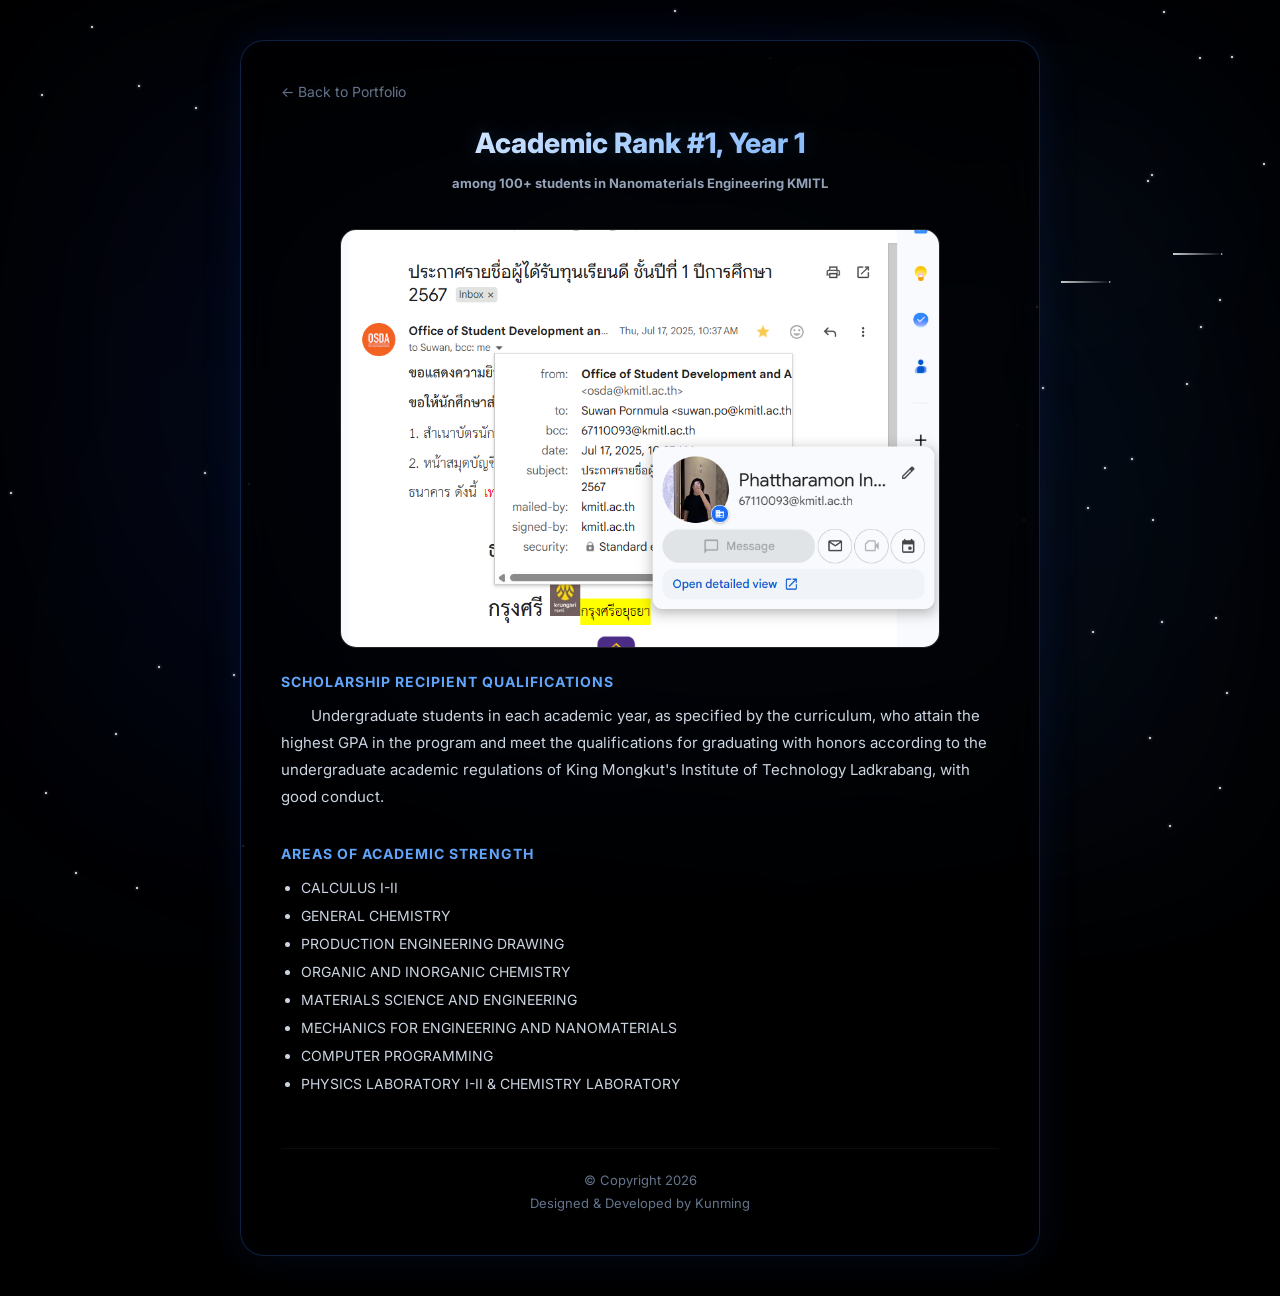
<file: Academic Y1.html>
<!DOCTYPE html>
<html lang="th">
<head>
    <meta charset="UTF-8">
    <meta name="viewport" content="width=device-width, initial-scale=1.0">
    <title>Microguard Project - Details</title>
    <link href="https://fonts.googleapis.com/css2?family=Inter:wght@300;400;500;600;700;800&display=swap" rel="stylesheet">
    <style>
        /* ดึงสไตล์หลักจากเว็บเดิมมาใช้ */
        * { margin: 0; padding: 0; box-sizing: border-box; }
        body {
            font-family: 'Inter', sans-serif;
            background: #000000;
            color: #e5e5e5;
            padding: 40px 20px;
            display: flex;
            justify-content: center;
        }

        /* พื้นหลัง Aura แบบเดิม */
        body::before {
            content: '';
            position: fixed;
            inset: 0;
            background: radial-gradient(circle at 20% 30%, rgba(29, 78, 216, 0.08) 0%, transparent 50%);
            z-index: -1;
        }
   @keyframes fadeInUp {
            from {
                opacity: 0;
                transform: translateY(30px);
            }
            to {
                opacity: 1;
                transform: translateY(0);
            }
        }

        @keyframes slideInRight {
            from {
                opacity: 0;
                transform: translateX(-30px);
            }
            to {
                opacity: 1;
                transform: translateX(0);
            }
        }

       @keyframes glow {
    0%, 100% {
        box-shadow: 
            0 0 14px rgba(30, 64, 175, 0.25),
            0 0 28px rgba(29, 78, 216, 0.15),
            inset 0 0 12px rgba(30, 64, 175, 0.05);
    }
    50% {
        box-shadow: 
            0 0 22px rgba(30, 64, 175, 0.35),
            0 0 36px rgba(29, 78, 216, 0.2),
            inset 0 0 18px rgba(30, 64, 175, 0.08);
    }
}

        @keyframes borderGlow {
            0%, 100% {
                border-color: rgba(30, 64, 175, 0.5);
            }
            50% {
                border-color: rgba(29, 78, 216, 0.8);
            }
        }

        @keyframes shimmer {
            0% {
                background-position: -1000px 0;
            }
            100% {
                background-position: 1000px 0;
            }
        }

        @keyframes float {
            0%, 100% {
                transform: translateY(0px);
            }
            50% {
                transform: translateY(-8px);
            }
        }

        @keyframes shooting-star {
            0% {
                transform: translateX(0) translateY(0) rotate(-45deg);
                opacity: 1;
            }
            70% {
                opacity: 1;
            }
            100% {
                transform: translateX(-300px) translateY(300px) rotate(-45deg);
                opacity: 0;
            }
        }

        @keyframes twinkle {
            0%, 100% {
                opacity: 0.3;
                transform: scale(1);
            }
            50% {
                opacity: 1;
                transform: scale(1.2);
            }
        }
@keyframes auraPulse {
    0%, 100% {
        opacity: 0.6;
        filter: blur(16px);
    }
    50% {
        opacity: 0.9;
        filter: blur(22px);
    }
}

        .star {
            position: fixed;
            width: 2px;
            height: 2px;
            background: white;
            border-radius: 50%;
            box-shadow: 0 0 3px rgba(255, 255, 255, 0.8);
            animation: twinkle 3s ease-in-out infinite;
            pointer-events: none;
            z-index: -3;
        }

        .shooting-star {
            position: fixed;
            width: 2px;
            height: 2px;
            background: linear-gradient(90deg, white, transparent);
            border-radius: 50%;
            pointer-events: none;
            animation: shooting-star 2s ease-out infinite;
            z-index: -1;
        }

        .shooting-star::before {
            content: '';
            position: absolute;
            top: 0;
            right: 0;
            height: 2px;
            width: 50px;
            background: linear-gradient(90deg, rgba(255, 255, 255, 0.8), transparent);
        }

body::after {
    content: '';
    position: fixed;
    inset: 0;

    background:
        radial-gradient(circle at 30% 40%, rgba(30, 64, 175, 0.18), transparent 55%),
        radial-gradient(circle at 70% 60%, rgba(59, 130, 246, 0.12), transparent 60%),
        radial-gradient(circle at 50% 50%, rgba(30, 64, 175, 0.10), transparent 65%);

    filter: blur(80px);
    opacity: 0.7;

    z-index: -2;
}
body::before {
    content: '';
    position: fixed;
    inset: 0;

    background:
        radial-gradient(circle at 10% 80%, rgba(30, 64, 175, 0.10), transparent 60%),
        radial-gradient(circle at 90% 20%, rgba(59, 130, 246, 0.08), transparent 60%);

    filter: blur(100px);
    opacity: 0.5;

    z-index: -3;
}



      .container {
    max-width: 800px;
    width: 100%;
    background: rgba(0,0,0,0.7);
    backdrop-filter: blur(20px);
    border: 1px solid rgba(59, 130, 246, 0.25);
    border-radius: 24px;
    animation: fadeInUp 0.8s ease;
    padding: 40px;
    position: relative;
    box-shadow: 
        0 0 40px rgba(30, 64, 175, 0.15),
        inset 0 0 20px rgba(30,64,175,0.05);
}

        /* --- ส่วนหัวโปรเจค --- */
        .project-header {
            text-align: center;
            margin-bottom: 10px;
        }

        .badge-award {
            display: inline-block;
            padding: 6px 16px;
            background: rgba(245, 158, 11, 0.15);
            border: 1px solid #f59e0b;
            color: #f59e0b;
            border-radius: 999px;
            font-size: 14px;
            font-weight: 700;
            margin-bottom: 25px;
            text-transform: uppercase;
        }

      .title {
    font-size: 28px;
    font-weight: 800;
    background: linear-gradient(135deg, #fff 0%, #60a5fa 100%);
    -webkit-background-clip: text;
    -webkit-text-fill-color: transparent;
    line-height: 1.3;
    text-shadow: 0 0 20px rgba(96,165,250,0.2);
     margin-bottom: 0;
}
 .gallery {
    display: flex;
    justify-content: center;
    margin: 35px 0 25px;
}

.gallery-item {
    width: 100%;
    max-width: 600px;   /* ปรับความใหญ่รูป */
    background: #111;
    border-radius: 16px;
    overflow: hidden;
    border: 1px solid rgba(255,255,255,0.08);
      overflow: auto;    
}

.gallery-item img {
    width: 100%;
    height: auto;
    display: block;
    object-fit: contain;
}
        /* --- เนื้อหา / บทคัดย่อ --- */
        .content-section {
            margin-bottom: 35px;
        }

        .section-label {
            color: #60a5fa;
            font-weight: 700;
            text-transform: uppercase;
            font-size: 14px;
            letter-spacing: 1px;
            margin-bottom: 12px;
         margin-top: 20px;
            display: block;
        }

       .abstract-text {
    font-size: 15px;
    line-height: 1.8;
    color: #cbd5e1;
   text-align: left;  
    text-indent: 2em;
    margin-bottom: 16px;
}
.official{
margin-bottom:20px;
}

.official a{
color:#60a5fa;
text-decoration:none;
font-size:14px;
border-bottom:1px solid rgba(96,165,250,0.4);
padding-bottom:3px;
transition:0.3s;
}
.official-links {
    display: flex;
    flex-direction: column;
    gap: 10px;
    margin-top: 10px;
}

.official-card {
    display: block;
    padding: 12px 16px;
    border-radius: 10px;
    background: rgba(255,255,255,0.03);
    border: 1px solid rgba(255,255,255,0.08);
    text-decoration: none;
    color: #e2e8f0;
    transition: 0.3s ease;
}

.official-card span {
    display: block;
    font-size: 13px;
    color: #94a3b8;
    margin-top: 4px;
}

.official-card:hover {
    transform: translateY(-2px);
    border-color: #38bdf8;
    background: rgba(56,189,248,0.05);
}
.official a:hover{
color:#93c5fd;
border-color:#93c5fd;
}
.footer {
    margin-top: 50px;
    padding-top: 20px;
    text-align: center;
    font-size: 13px;
    color: #64748b;
    border-top: 1px solid rgba(255,255,255,0.05);
    line-height: 1.8;
}

.footer span {
    color: #93c5fd;
}

.footer:hover {
    color: #94a3b8;
}
        /* --- รายชื่อทีมแบบมีรูปเล็ก --- */
        .team-grid {
            display: flex;
            flex-wrap: wrap;
            gap: 15px;
            margin-top: 10px;
        }
.author-section {
   margin-top: 12px; /* ลดลง = ชิดขึ้น */

    text-align: center;
}

.authors {
    font-size: 13px;
    color: #e2e8f0;
    font-weight: 500;
    letter-spacing: 0.3px;
}

.affiliation {
    margin-top: 6px;
    font-size: 13px;
    color: #94a3b8;
    line-height: 1.6;
}

        /* ปุ่มย้อนกลับ */
        .back-link {
            display: inline-flex;
            align-items: center;
            gap: 8px;
            margin-bottom: 25px;
            color: #64748b;
            text-decoration: none;
            font-size: 14px;
            transition: 0.3s;
        }

        .back-link:hover { color: #60a5fa; }

        @media (max-width: 600px) {
            .gallery { grid-template-columns: 1fr; }
            .container { padding: 25px; }
            .title { font-size: 22px; }
        }
    </style>
</head>
<body>
<!-- Stars Background -->
    <div id="stars-container"></div>
<div class="container">
    <a href="index.html" class="back-link">← Back to Portfolio</a>

    <header class="project-header">
      
        <h1 class="title"> Academic Rank #1, Year 1
</h1>
    </header>
<div class="author-section">
    <div class="affiliation">
   
      <strong> among 100+ students in Nanomaterials Engineering KMITL </strong> 
                
    </div>
    
</div>
    <div class="gallery">
        <div class="gallery-item"><img src="y1 academic.png" alt="Work 1"></div>
        </div>

    <div class="content-section">
    <span class="section-label">Scholarship Recipient Qualifications</span>

    <p class="abstract-text">
  Undergraduate students in each academic year, 
  as specified by the curriculum, who attain
   the highest GPA in the program and meet 
   the qualifications for graduating with
    honors according to the undergraduate academic 
    regulations of King Mongkut's Institute of 
    Technology Ladkrabang, with good conduct. </p>

</div>

<div class="content-section">
    <span class="section-label">Areas of Academic Strength</span>
    <ul style="color: #cbd5e1; font-size: 14px; margin-left: 20px; line-height: 2;">
        <li>CALCULUS I-II</li>
        <li>GENERAL CHEMISTRY</li>
        <li>PRODUCTION ENGINEERING DRAWING</li>
        <li>ORGANIC AND INORGANIC CHEMISTRY</li>
        <li>MATERIALS SCIENCE AND ENGINEERING </li>
        <li>MECHANICS FOR ENGINEERING AND NANOMATERIALS</li>
         <li> COMPUTER PROGRAMMING </li>
           <li>PHYSICS LABORATORY I-II & CHEMISTRY LABORATORY</li>
         
    </ul>
</div>


    <div class="footer">
  © <span id="year"></span> Copyright 2026 <br />
  Designed & Developed by Kunming
</div>
</div>

</body>
</html>
  <script>
        // Create twinkling stars
        const starsContainer = document.getElementById('stars-container');
        const numStars = 100;
        
        for (let i = 0; i < numStars; i++) {
            const star = document.createElement('div');
            star.className = 'star';
            star.style.left = Math.random() * 100 + '%';
            star.style.top = Math.random() * 100 + '%';
            star.style.animationDelay = Math.random() * 3 + 's';
            star.style.animationDuration = (Math.random() * 3 + 2) + 's';
            starsContainer.appendChild(star);
        }
        
        // Create shooting stars
        function createShootingStar() {
            const shootingStar = document.createElement('div');
            shootingStar.className = 'shooting-star';
            shootingStar.style.left = Math.random() * 100 + '%';
            shootingStar.style.top = Math.random() * 50 + '%';
            shootingStar.style.animationDuration = (Math.random() * 1 + 1.5) + 's';
            starsContainer.appendChild(shootingStar);
            
            setTimeout(() => {
                shootingStar.remove();
            }, 2000);
        }
        
        // Create shooting stars at random intervals
        setInterval(() => {
            if (Math.random() > 0.6) {
                createShootingStar();
            }
        }, 1000);
        
        // Create initial shooting stars
        for (let i = 0; i < 3; i++) {
            setTimeout(createShootingStar, Math.random() * 2000);
        }
    </script>
    <script>
</file>
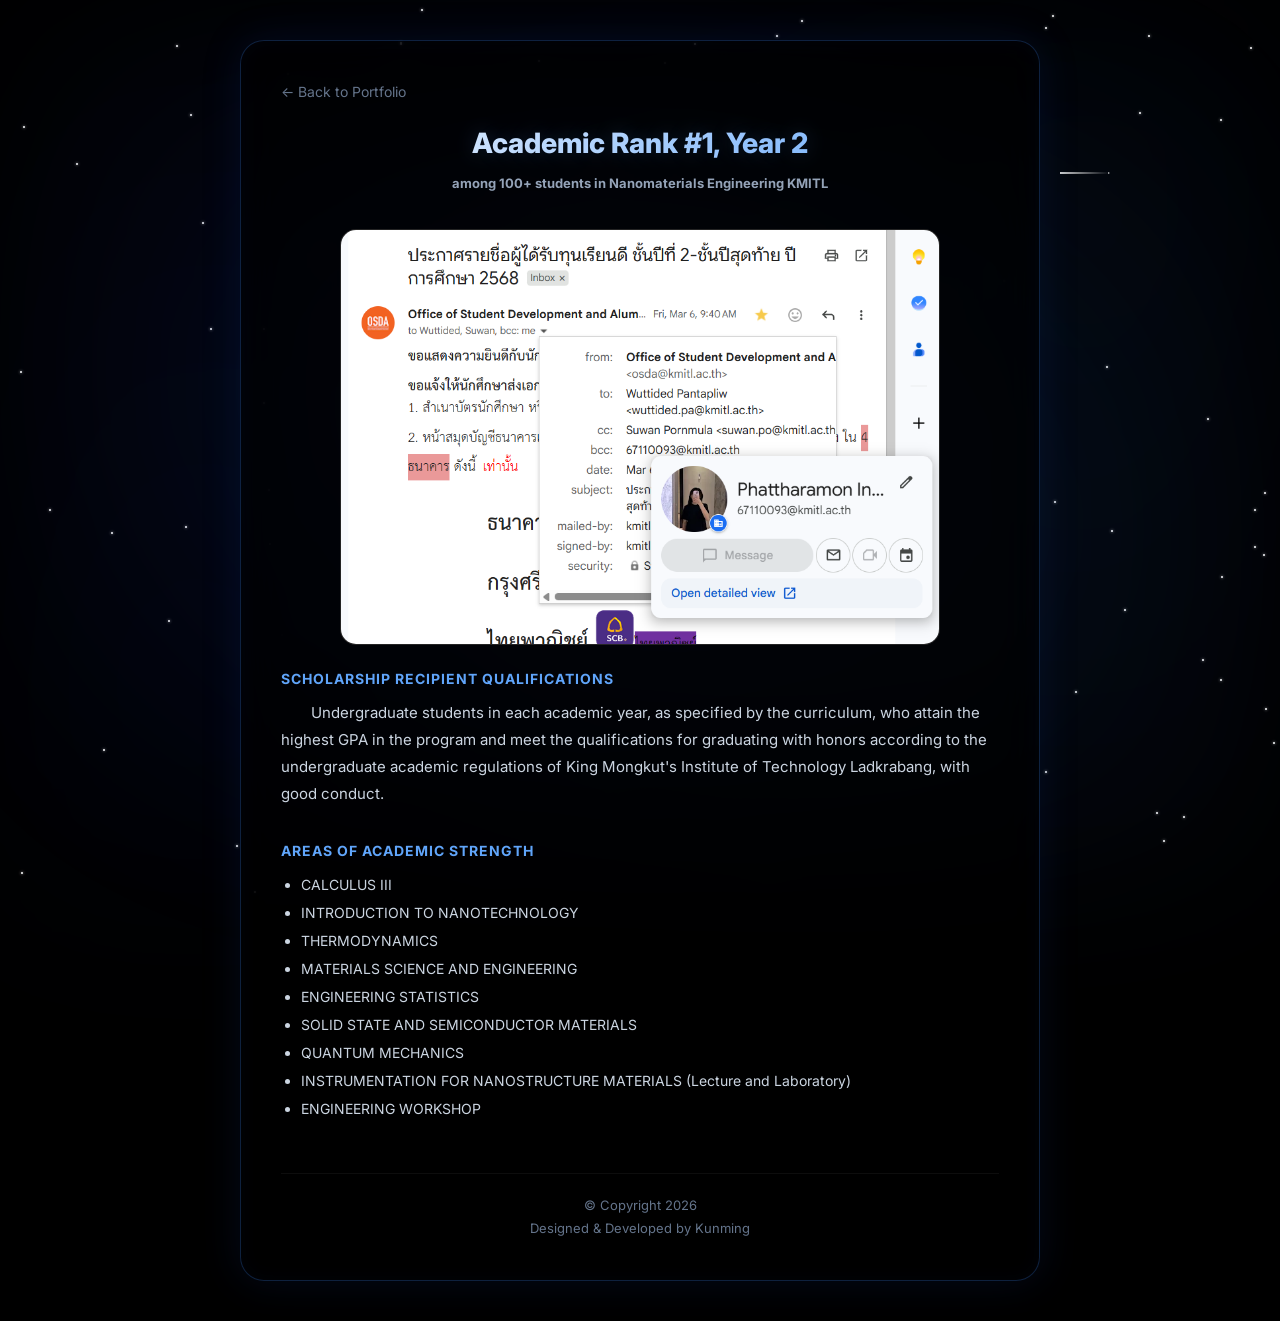
<file: Academic Y2.html>
<!DOCTYPE html>
<html lang="th">
<head>
    <meta charset="UTF-8">
    <meta name="viewport" content="width=device-width, initial-scale=1.0">
    <title>Microguard Project - Details</title>
    <link href="https://fonts.googleapis.com/css2?family=Inter:wght@300;400;500;600;700;800&display=swap" rel="stylesheet">
    <style>
        /* ดึงสไตล์หลักจากเว็บเดิมมาใช้ */
        * { margin: 0; padding: 0; box-sizing: border-box; }
        body {
            font-family: 'Inter', sans-serif;
            background: #000000;
            color: #e5e5e5;
            padding: 40px 20px;
            display: flex;
            justify-content: center;
        }

        /* พื้นหลัง Aura แบบเดิม */
        body::before {
            content: '';
            position: fixed;
            inset: 0;
            background: radial-gradient(circle at 20% 30%, rgba(29, 78, 216, 0.08) 0%, transparent 50%);
            z-index: -1;
        }
   @keyframes fadeInUp {
            from {
                opacity: 0;
                transform: translateY(30px);
            }
            to {
                opacity: 1;
                transform: translateY(0);
            }
        }

        @keyframes slideInRight {
            from {
                opacity: 0;
                transform: translateX(-30px);
            }
            to {
                opacity: 1;
                transform: translateX(0);
            }
        }

       @keyframes glow {
    0%, 100% {
        box-shadow: 
            0 0 14px rgba(30, 64, 175, 0.25),
            0 0 28px rgba(29, 78, 216, 0.15),
            inset 0 0 12px rgba(30, 64, 175, 0.05);
    }
    50% {
        box-shadow: 
            0 0 22px rgba(30, 64, 175, 0.35),
            0 0 36px rgba(29, 78, 216, 0.2),
            inset 0 0 18px rgba(30, 64, 175, 0.08);
    }
}

        @keyframes borderGlow {
            0%, 100% {
                border-color: rgba(30, 64, 175, 0.5);
            }
            50% {
                border-color: rgba(29, 78, 216, 0.8);
            }
        }

        @keyframes shimmer {
            0% {
                background-position: -1000px 0;
            }
            100% {
                background-position: 1000px 0;
            }
        }

        @keyframes float {
            0%, 100% {
                transform: translateY(0px);
            }
            50% {
                transform: translateY(-8px);
            }
        }

        @keyframes shooting-star {
            0% {
                transform: translateX(0) translateY(0) rotate(-45deg);
                opacity: 1;
            }
            70% {
                opacity: 1;
            }
            100% {
                transform: translateX(-300px) translateY(300px) rotate(-45deg);
                opacity: 0;
            }
        }

        @keyframes twinkle {
            0%, 100% {
                opacity: 0.3;
                transform: scale(1);
            }
            50% {
                opacity: 1;
                transform: scale(1.2);
            }
        }
@keyframes auraPulse {
    0%, 100% {
        opacity: 0.6;
        filter: blur(16px);
    }
    50% {
        opacity: 0.9;
        filter: blur(22px);
    }
}

        .star {
            position: fixed;
            width: 2px;
            height: 2px;
            background: white;
            border-radius: 50%;
            box-shadow: 0 0 3px rgba(255, 255, 255, 0.8);
            animation: twinkle 3s ease-in-out infinite;
            pointer-events: none;
            z-index: -3;
        }

        .shooting-star {
            position: fixed;
            width: 2px;
            height: 2px;
            background: linear-gradient(90deg, white, transparent);
            border-radius: 50%;
            pointer-events: none;
            animation: shooting-star 2s ease-out infinite;
            z-index: -1;
        }

        .shooting-star::before {
            content: '';
            position: absolute;
            top: 0;
            right: 0;
            height: 2px;
            width: 50px;
            background: linear-gradient(90deg, rgba(255, 255, 255, 0.8), transparent);
        }

body::after {
    content: '';
    position: fixed;
    inset: 0;

    background:
        radial-gradient(circle at 30% 40%, rgba(30, 64, 175, 0.18), transparent 55%),
        radial-gradient(circle at 70% 60%, rgba(59, 130, 246, 0.12), transparent 60%),
        radial-gradient(circle at 50% 50%, rgba(30, 64, 175, 0.10), transparent 65%);

    filter: blur(80px);
    opacity: 0.7;

    z-index: -2;
}
body::before {
    content: '';
    position: fixed;
    inset: 0;

    background:
        radial-gradient(circle at 10% 80%, rgba(30, 64, 175, 0.10), transparent 60%),
        radial-gradient(circle at 90% 20%, rgba(59, 130, 246, 0.08), transparent 60%);

    filter: blur(100px);
    opacity: 0.5;

    z-index: -3;
}



      .container {
    max-width: 800px;
    width: 100%;
    background: rgba(0,0,0,0.7);
    backdrop-filter: blur(20px);
    border: 1px solid rgba(59, 130, 246, 0.25);
    border-radius: 24px;
    animation: fadeInUp 0.8s ease;
    padding: 40px;
    position: relative;
    box-shadow: 
        0 0 40px rgba(30, 64, 175, 0.15),
        inset 0 0 20px rgba(30,64,175,0.05);
}

        /* --- ส่วนหัวโปรเจค --- */
        .project-header {
            text-align: center;
            margin-bottom: 10px;
        }

        .badge-award {
            display: inline-block;
            padding: 6px 16px;
            background: rgba(245, 158, 11, 0.15);
            border: 1px solid #f59e0b;
            color: #f59e0b;
            border-radius: 999px;
            font-size: 14px;
            font-weight: 700;
            margin-bottom: 25px;
            text-transform: uppercase;
        }

      .title {
    font-size: 28px;
    font-weight: 800;
    background: linear-gradient(135deg, #fff 0%, #60a5fa 100%);
    -webkit-background-clip: text;
    -webkit-text-fill-color: transparent;
    line-height: 1.3;
    text-shadow: 0 0 20px rgba(96,165,250,0.2);
     margin-bottom: 0;
}
 .gallery {
    display: flex;
    justify-content: center;
    margin: 35px 0 25px;
}

.gallery-item {
    width: 100%;
    max-width: 600px;   /* ปรับความใหญ่รูป */
    background: #111;
    border-radius: 16px;
    overflow: hidden;
    border: 1px solid rgba(255,255,255,0.08);
      overflow: auto;    
}

.gallery-item img {
    width: 100%;
    height: auto;
    display: block;
    object-fit: contain;
}
        /* --- เนื้อหา / บทคัดย่อ --- */
        .content-section {
            margin-bottom: 35px;
        }

        .section-label {
            color: #60a5fa;
            font-weight: 700;
            text-transform: uppercase;
            font-size: 14px;
            letter-spacing: 1px;
            margin-bottom: 12px;
         margin-top: 20px;
            display: block;
        }

       .abstract-text {
    font-size: 15px;
    line-height: 1.8;
    color: #cbd5e1;
   text-align: left;  
    text-indent: 2em;
    margin-bottom: 16px;
}
.official{
margin-bottom:20px;
}

.official a{
color:#60a5fa;
text-decoration:none;
font-size:14px;
border-bottom:1px solid rgba(96,165,250,0.4);
padding-bottom:3px;
transition:0.3s;
}
.official-links {
    display: flex;
    flex-direction: column;
    gap: 10px;
    margin-top: 10px;
}

.official-card {
    display: block;
    padding: 12px 16px;
    border-radius: 10px;
    background: rgba(255,255,255,0.03);
    border: 1px solid rgba(255,255,255,0.08);
    text-decoration: none;
    color: #e2e8f0;
    transition: 0.3s ease;
}

.official-card span {
    display: block;
    font-size: 13px;
    color: #94a3b8;
    margin-top: 4px;
}

.official-card:hover {
    transform: translateY(-2px);
    border-color: #38bdf8;
    background: rgba(56,189,248,0.05);
}
.official a:hover{
color:#93c5fd;
border-color:#93c5fd;
}
.footer {
    margin-top: 50px;
    padding-top: 20px;
    text-align: center;
    font-size: 13px;
    color: #64748b;
    border-top: 1px solid rgba(255,255,255,0.05);
    line-height: 1.8;
}

.footer span {
    color: #93c5fd;
}

.footer:hover {
    color: #94a3b8;
}
        /* --- รายชื่อทีมแบบมีรูปเล็ก --- */
        .team-grid {
            display: flex;
            flex-wrap: wrap;
            gap: 15px;
            margin-top: 10px;
        }
.author-section {
   margin-top: 12px; /* ลดลง = ชิดขึ้น */

    text-align: center;
}

.authors {
    font-size: 13px;
    color: #e2e8f0;
    font-weight: 500;
    letter-spacing: 0.3px;
}

.affiliation {
    margin-top: 6px;
    font-size: 13px;
    color: #94a3b8;
    line-height: 1.6;
}

        /* ปุ่มย้อนกลับ */
        .back-link {
            display: inline-flex;
            align-items: center;
            gap: 8px;
            margin-bottom: 25px;
            color: #64748b;
            text-decoration: none;
            font-size: 14px;
            transition: 0.3s;
        }

        .back-link:hover { color: #60a5fa; }

        @media (max-width: 600px) {
            .gallery { grid-template-columns: 1fr; }
            .container { padding: 25px; }
            .title { font-size: 22px; }
        }
    </style>
</head>
<body>
<!-- Stars Background -->
    <div id="stars-container"></div>
<div class="container">
    <a href="index.html" class="back-link">← Back to Portfolio</a>

    <header class="project-header">
      
        <h1 class="title"> Academic Rank #1, Year 2
</h1>
    </header>
<div class="author-section">
    <div class="affiliation">
   
      <strong> among 100+ students in Nanomaterials Engineering KMITL </strong> 
                
    </div>
    
</div>
    <div class="gallery">
        <div class="gallery-item"><img src="y2 academic.png" alt="Work 1"></div>
        </div>

    <div class="content-section">
    <span class="section-label">Scholarship Recipient Qualifications</span>

    <p class="abstract-text">
  Undergraduate students in each academic year, 
  as specified by the curriculum, who attain
   the highest GPA in the program and meet 
   the qualifications for graduating with
    honors according to the undergraduate academic 
    regulations of King Mongkut's Institute of 
    Technology Ladkrabang, with good conduct. </p>

</div>

<div class="content-section">
    <span class="section-label">Areas of Academic Strength</span>
    <ul style="color: #cbd5e1; font-size: 14px; margin-left: 20px; line-height: 2;">
        <li>CALCULUS III</li>
        <li>INTRODUCTION TO NANOTECHNOLOGY</li>
        <li>THERMODYNAMICS </li>
        <li>MATERIALS SCIENCE AND ENGINEERING </li>
        <li>ENGINEERING STATISTICS </li>
         <li>SOLID STATE AND SEMICONDUCTOR MATERIALS </li>
           <li>QUANTUM MECHANICS</li>
           <li>INSTRUMENTATION FOR NANOSTRUCTURE MATERIALS (Lecture and Laboratory) </li>
             <li>ENGINEERING WORKSHOP</li>
           
    </ul>
</div>


    <div class="footer">
  © <span id="year"></span> Copyright 2026 <br />
  Designed & Developed by Kunming
</div>
</div>

</body>
</html>
  <script>
        // Create twinkling stars
        const starsContainer = document.getElementById('stars-container');
        const numStars = 100;
        
        for (let i = 0; i < numStars; i++) {
            const star = document.createElement('div');
            star.className = 'star';
            star.style.left = Math.random() * 100 + '%';
            star.style.top = Math.random() * 100 + '%';
            star.style.animationDelay = Math.random() * 3 + 's';
            star.style.animationDuration = (Math.random() * 3 + 2) + 's';
            starsContainer.appendChild(star);
        }
        
        // Create shooting stars
        function createShootingStar() {
            const shootingStar = document.createElement('div');
            shootingStar.className = 'shooting-star';
            shootingStar.style.left = Math.random() * 100 + '%';
            shootingStar.style.top = Math.random() * 50 + '%';
            shootingStar.style.animationDuration = (Math.random() * 1 + 1.5) + 's';
            starsContainer.appendChild(shootingStar);
            
            setTimeout(() => {
                shootingStar.remove();
            }, 2000);
        }
        
        // Create shooting stars at random intervals
        setInterval(() => {
            if (Math.random() > 0.6) {
                createShootingStar();
            }
        }, 1000);
        
        // Create initial shooting stars
        for (let i = 0; i < 3; i++) {
            setTimeout(createShootingStar, Math.random() * 2000);
        }
    </script>
    <script>
</file>
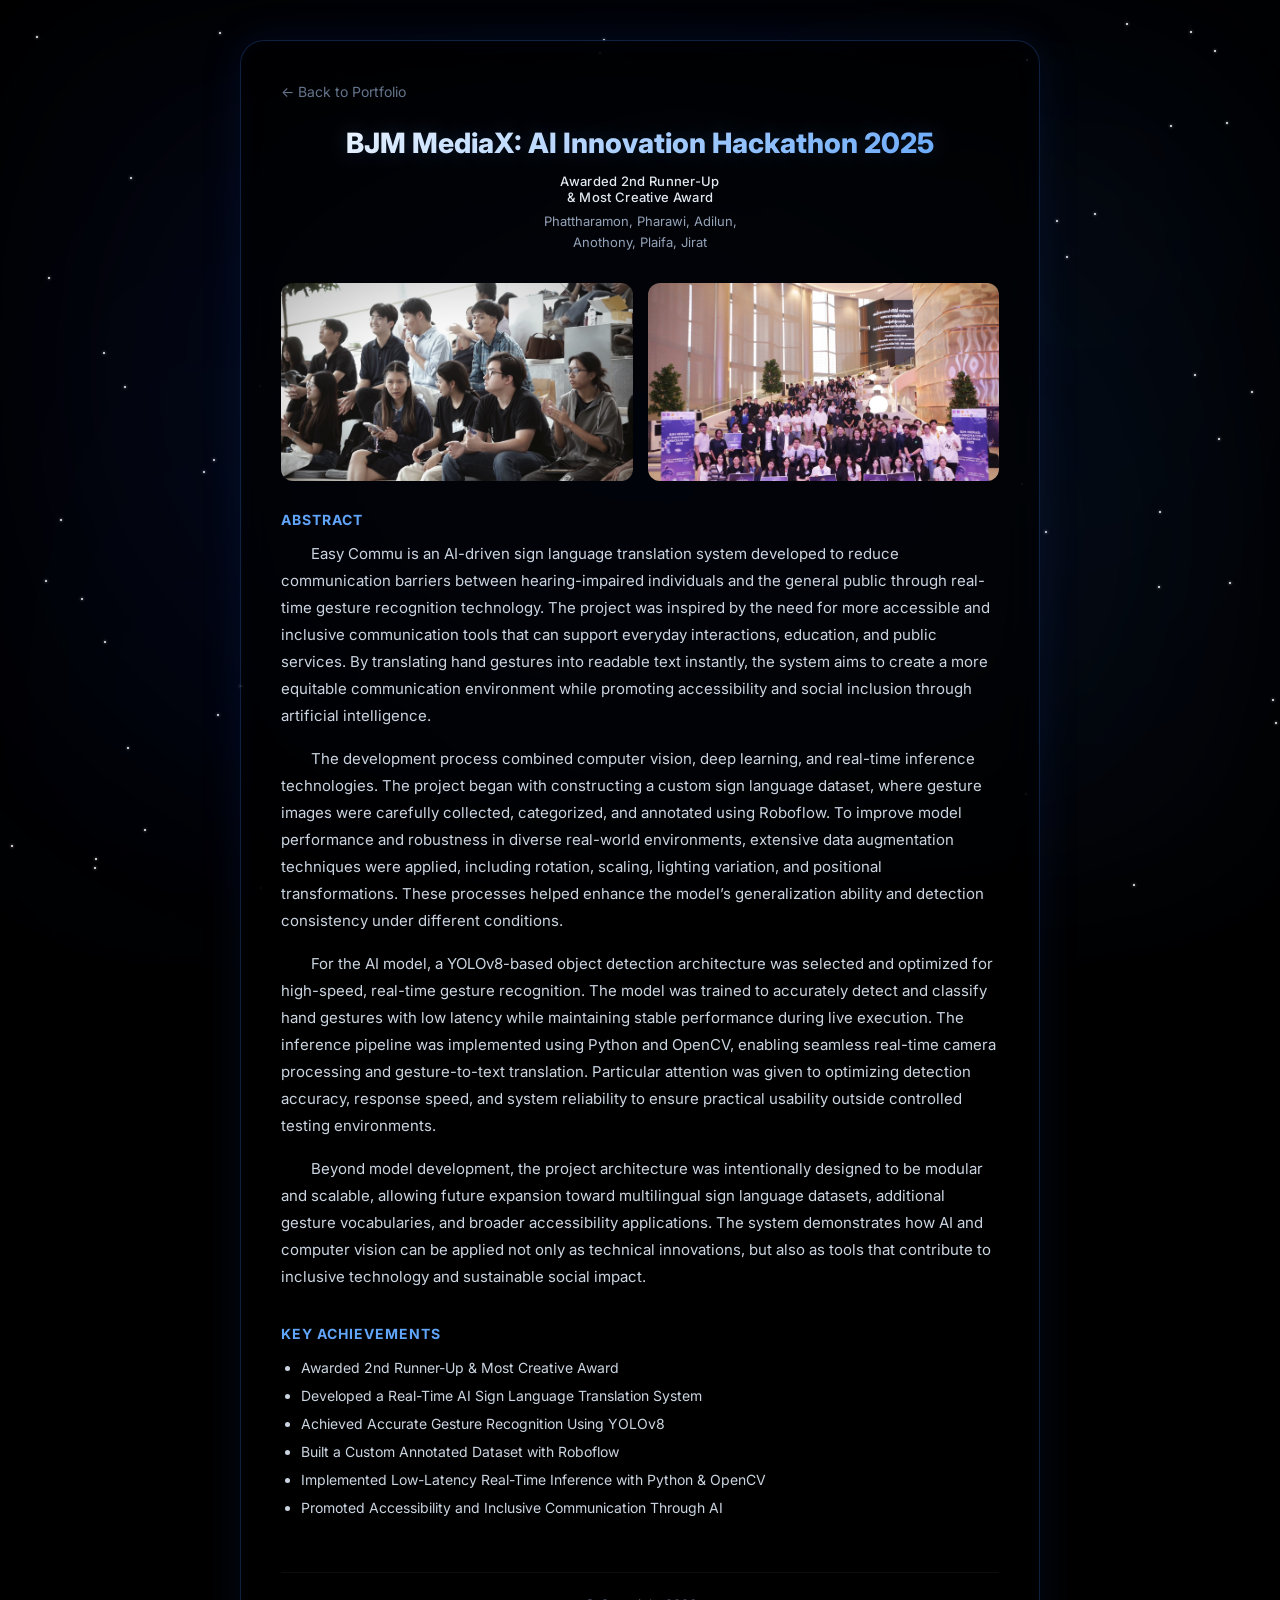
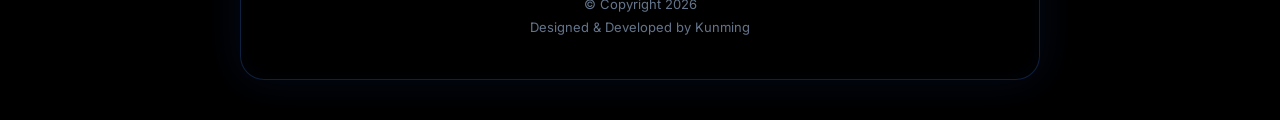
<file: BJM.html>
<!DOCTYPE html>
<html lang="th">
<head>
    <meta charset="UTF-8">
    <meta name="viewport" content="width=device-width, initial-scale=1.0">
    <title>Microguard Project - Details</title>
    <link href="https://fonts.googleapis.com/css2?family=Inter:wght@300;400;500;600;700;800&display=swap" rel="stylesheet">
    <style>
        /* ดึงสไตล์หลักจากเว็บเดิมมาใช้ */
        * { margin: 0; padding: 0; box-sizing: border-box; }
        body {
            font-family: 'Inter', sans-serif;
            background: #000000;
            color: #e5e5e5;
            padding: 40px 20px;
            display: flex;
            justify-content: center;
        }

        /* พื้นหลัง Aura แบบเดิม */
        body::before {
            content: '';
            position: fixed;
            inset: 0;
            background: radial-gradient(circle at 20% 30%, rgba(29, 78, 216, 0.08) 0%, transparent 50%);
            z-index: -1;
        }
   @keyframes fadeInUp {
            from {
                opacity: 0;
                transform: translateY(30px);
            }
            to {
                opacity: 1;
                transform: translateY(0);
            }
        }

        @keyframes slideInRight {
            from {
                opacity: 0;
                transform: translateX(-30px);
            }
            to {
                opacity: 1;
                transform: translateX(0);
            }
        }

       @keyframes glow {
    0%, 100% {
        box-shadow: 
            0 0 14px rgba(30, 64, 175, 0.25),
            0 0 28px rgba(29, 78, 216, 0.15),
            inset 0 0 12px rgba(30, 64, 175, 0.05);
    }
    50% {
        box-shadow: 
            0 0 22px rgba(30, 64, 175, 0.35),
            0 0 36px rgba(29, 78, 216, 0.2),
            inset 0 0 18px rgba(30, 64, 175, 0.08);
    }
}

        @keyframes borderGlow {
            0%, 100% {
                border-color: rgba(30, 64, 175, 0.5);
            }
            50% {
                border-color: rgba(29, 78, 216, 0.8);
            }
        }

        @keyframes shimmer {
            0% {
                background-position: -1000px 0;
            }
            100% {
                background-position: 1000px 0;
            }
        }

        @keyframes float {
            0%, 100% {
                transform: translateY(0px);
            }
            50% {
                transform: translateY(-8px);
            }
        }

        @keyframes shooting-star {
            0% {
                transform: translateX(0) translateY(0) rotate(-45deg);
                opacity: 1;
            }
            70% {
                opacity: 1;
            }
            100% {
                transform: translateX(-300px) translateY(300px) rotate(-45deg);
                opacity: 0;
            }
        }

        @keyframes twinkle {
            0%, 100% {
                opacity: 0.3;
                transform: scale(1);
            }
            50% {
                opacity: 1;
                transform: scale(1.2);
            }
        }
@keyframes auraPulse {
    0%, 100% {
        opacity: 0.6;
        filter: blur(16px);
    }
    50% {
        opacity: 0.9;
        filter: blur(22px);
    }
}

        .star {
            position: fixed;
            width: 2px;
            height: 2px;
            background: white;
            border-radius: 50%;
            box-shadow: 0 0 3px rgba(255, 255, 255, 0.8);
            animation: twinkle 3s ease-in-out infinite;
            pointer-events: none;
            z-index: -3;
        }

        .shooting-star {
            position: fixed;
            width: 2px;
            height: 2px;
            background: linear-gradient(90deg, white, transparent);
            border-radius: 50%;
            pointer-events: none;
            animation: shooting-star 2s ease-out infinite;
            z-index: -1;
        }

        .shooting-star::before {
            content: '';
            position: absolute;
            top: 0;
            right: 0;
            height: 2px;
            width: 50px;
            background: linear-gradient(90deg, rgba(255, 255, 255, 0.8), transparent);
        }

body::after {
    content: '';
    position: fixed;
    inset: 0;

    background:
        radial-gradient(circle at 30% 40%, rgba(30, 64, 175, 0.18), transparent 55%),
        radial-gradient(circle at 70% 60%, rgba(59, 130, 246, 0.12), transparent 60%),
        radial-gradient(circle at 50% 50%, rgba(30, 64, 175, 0.10), transparent 65%);

    filter: blur(80px);
    opacity: 0.7;

    z-index: -2;
}
body::before {
    content: '';
    position: fixed;
    inset: 0;

    background:
        radial-gradient(circle at 10% 80%, rgba(30, 64, 175, 0.10), transparent 60%),
        radial-gradient(circle at 90% 20%, rgba(59, 130, 246, 0.08), transparent 60%);

    filter: blur(100px);
    opacity: 0.5;

    z-index: -3;
}



      .container {
    max-width: 800px;
    width: 100%;
    background: rgba(0,0,0,0.7);
    backdrop-filter: blur(20px);
    border: 1px solid rgba(59, 130, 246, 0.25);
    border-radius: 24px;
    animation: fadeInUp 0.8s ease;
    padding: 40px;
    position: relative;
    box-shadow: 
        0 0 40px rgba(30, 64, 175, 0.15),
        inset 0 0 20px rgba(30,64,175,0.05);
}

        /* --- ส่วนหัวโปรเจค --- */
        .project-header {
            text-align: center;
            margin-bottom: 10px;
        }

        .badge-award {
            display: inline-block;
            padding: 6px 16px;
            background: rgba(245, 158, 11, 0.15);
            border: 1px solid #f59e0b;
            color: #f59e0b;
            border-radius: 999px;
            font-size: 14px;
            font-weight: 700;
            margin-bottom: 25px;
            text-transform: uppercase;
        }

      .title {
    font-size: 28px;
    font-weight: 800;
    background: linear-gradient(135deg, #fff 0%, #60a5fa 100%);
    -webkit-background-clip: text;
    -webkit-text-fill-color: transparent;
    line-height: 1.3;
    text-shadow: 0 0 20px rgba(96,165,250,0.2);
     margin-bottom: 0;
}
        /* --- Gallery ภาพผลงาน --- */
        .gallery {
            display: grid;
            grid-template-columns: repeat(2, 1fr);
            gap: 15px;
            margin: 30px 0;
        }

    .gallery-item {
    aspect-ratio: 16 / 9;
    width: 100%;
    background: #111;
    border-radius: 12px;
    overflow: auto;   /* เปลี่ยนจาก hidden เป็น auto */
}

.gallery-item img {
    width: 100%;
    height: auto;     /* ให้ภาพเต็ม */
    object-fit: contain;
}

      .gallery-item img {
    width: 100%;
    height: auto;
    object-fit: contain;
    transition: none; /* ปิด animation */
}
        /* --- เนื้อหา / บทคัดย่อ --- */
        .content-section {
            margin-bottom: 35px;
        }

        .section-label {
            color: #60a5fa;
            font-weight: 700;
            text-transform: uppercase;
            font-size: 14px;
            letter-spacing: 1px;
            margin-bottom: 12px;
            display: block;
        }

       .abstract-text {
    font-size: 15px;
    line-height: 1.8;
    color: #cbd5e1;
   text-align: left;  
    text-indent: 2em;
    margin-bottom: 16px;
}
.official{
margin-bottom:20px;
}

.official a{
color:#60a5fa;
text-decoration:none;
font-size:14px;
border-bottom:1px solid rgba(96,165,250,0.4);
padding-bottom:3px;
transition:0.3s;
}
.official-links {
    display: flex;
    flex-direction: column;
    gap: 10px;
    margin-top: 10px;
}

.official-card {
    display: block;
    padding: 12px 16px;
    border-radius: 10px;
    background: rgba(255,255,255,0.03);
    border: 1px solid rgba(255,255,255,0.08);
    text-decoration: none;
    color: #e2e8f0;
    transition: 0.3s ease;
}

.official-card span {
    display: block;
    font-size: 13px;
    color: #94a3b8;
    margin-top: 4px;
}

.official-card:hover {
    transform: translateY(-2px);
    border-color: #38bdf8;
    background: rgba(56,189,248,0.05);
}
.official a:hover{
color:#93c5fd;
border-color:#93c5fd;
}
.footer {
    margin-top: 50px;
    padding-top: 20px;
    text-align: center;
    font-size: 13px;
    color: #64748b;
    border-top: 1px solid rgba(255,255,255,0.05);
    line-height: 1.8;
}

.footer span {
    color: #93c5fd;
}

.footer:hover {
    color: #94a3b8;
}
        /* --- รายชื่อทีมแบบมีรูปเล็ก --- */
        .team-grid {
            display: flex;
            flex-wrap: wrap;
            gap: 15px;
            margin-top: 10px;
        }
.author-section {
   margin-top: 12px; /* ลดลง = ชิดขึ้น */

    text-align: center;
}

.authors {
    font-size: 13px;
    color: #e2e8f0;
    font-weight: 500;
    letter-spacing: 0.3px;
}

.affiliation {
    margin-top: 6px;
    font-size: 13px;
    color: #94a3b8;
    line-height: 1.6;
}

        /* ปุ่มย้อนกลับ */
        .back-link {
            display: inline-flex;
            align-items: center;
            gap: 8px;
            margin-bottom: 25px;
            color: #64748b;
            text-decoration: none;
            font-size: 14px;
            transition: 0.3s;
        }

        .back-link:hover { color: #60a5fa; }

        @media (max-width: 600px) {
            .gallery { grid-template-columns: 1fr; }
            .container { padding: 25px; }
            .title { font-size: 22px; }
        }
    </style>
</head>
<body>
<!-- Stars Background -->
    <div id="stars-container"></div>
<div class="container">
    <a href="index.html" class="back-link">← Back to Portfolio</a>

    <header class="project-header">
        
        <h1 class="title">  BJM MediaX: AI Innovation Hackathon 2025
</h1>
    </header>
<div class="author-section">
    <div class="authors">
        Awarded 2nd Runner-Up <br>& Most Creative Award
    </div>
    <div class="affiliation">
        Phattharamon, Pharawi, Adilun,<br> Anothony, Plaifa, Jirat
    </div>
    
</div>
    <div class="gallery">
        <div class="gallery-item"><img src="bjm km.jpg" alt="Work 1"></div>
        <div class="gallery-item"><img src="bjm mix.jpg" alt="Work 2"></div>
         </div>

    <div class="content-section">
    <span class="section-label">Abstract</span>

    <p class="abstract-text">
Easy Commu is an AI-driven sign language translation 
system developed to reduce communication barriers 
between hearing-impaired individuals and the general 

public through real-time gesture recognition technology. 
The project was inspired by the need for more accessible
 and inclusive communication tools that can support everyday
  interactions, education, and public services. 
  By translating hand gestures into readable text instantly, 
  the system aims to create a more equitable communication 
  environment while promoting accessibility and social
   inclusion through artificial intelligence.  </p>

<p class="abstract-text">
The development process combined computer vision, 
deep learning, and real-time inference technologies.
 The project began with constructing a custom sign language 
 dataset, where gesture images were carefully collected, 
 categorized, and annotated using Roboflow. To improve
  model performance and robustness in diverse real-world 
  environments, extensive data augmentation techniques were 
  applied, including rotation, scaling, lighting variation, 
  and positional transformations. These processes helped 
  enhance the model’s generalization ability and detection 
  consistency under different conditions.
</p>

<p class="abstract-text">
For the AI model, a YOLOv8-based object detection architecture
 was selected and optimized for high-speed, real-time gesture recognition. 
 The model was trained to accurately detect and classify hand
  gestures with low latency while maintaining stable performance
   during live execution. The inference pipeline was implemented 
   using Python and OpenCV, enabling seamless real-time camera processing
    and gesture-to-text translation. Particular attention was given
     to optimizing detection accuracy, response speed, and system reliability 
     to ensure practical usability outside controlled testing environments.
</p>

<p class="abstract-text">
Beyond model development, the project architecture was intentionally 
designed to be modular and scalable, allowing future expansion toward
 multilingual sign language datasets, additional gesture vocabularies,
  and broader accessibility applications. The system demonstrates how AI 
  and computer vision can be applied not only as technical innovations,
   but also as tools that contribute to inclusive technology and sustainable social impact.
</p>


</div>

<div class="content-section">
    <span class="section-label">Key Achievements</span>
    <ul style="color: #cbd5e1; font-size: 14px; margin-left: 20px; line-height: 2;">
        <li>Awarded 2nd Runner-Up & Most Creative Award  </li>
        <li>Developed a Real-Time AI Sign Language Translation System </li>
        <li>Achieved Accurate Gesture Recognition Using YOLOv8  </li>
        <li>Built a Custom Annotated Dataset with Roboflow  </li>
       <li>Implemented Low-Latency Real-Time Inference with Python & OpenCV </li>
        <li>Promoted Accessibility and Inclusive Communication Through AI</li>

    </ul>
</div>

    <div class="footer">
  © <span id="year"></span> Copyright 2026 <br />
  Designed & Developed by Kunming
</div>
</div>

</body>
</html>
  <script>
        // Create twinkling stars
        const starsContainer = document.getElementById('stars-container');
        const numStars = 100;
        
        for (let i = 0; i < numStars; i++) {
            const star = document.createElement('div');
            star.className = 'star';
            star.style.left = Math.random() * 100 + '%';
            star.style.top = Math.random() * 100 + '%';
            star.style.animationDelay = Math.random() * 3 + 's';
            star.style.animationDuration = (Math.random() * 3 + 2) + 's';
            starsContainer.appendChild(star);
        }
        
        // Create shooting stars
        function createShootingStar() {
            const shootingStar = document.createElement('div');
            shootingStar.className = 'shooting-star';
            shootingStar.style.left = Math.random() * 100 + '%';
            shootingStar.style.top = Math.random() * 50 + '%';
            shootingStar.style.animationDuration = (Math.random() * 1 + 1.5) + 's';
            starsContainer.appendChild(shootingStar);
            
            setTimeout(() => {
                shootingStar.remove();
            }, 2000);
        }
        
        // Create shooting stars at random intervals
        setInterval(() => {
            if (Math.random() > 0.6) {
                createShootingStar();
            }
        }, 1000);
        
        // Create initial shooting stars
        for (let i = 0; i < 3; i++) {
            setTimeout(createShootingStar, Math.random() * 2000);
        }
    </script>
    <script>
</file>
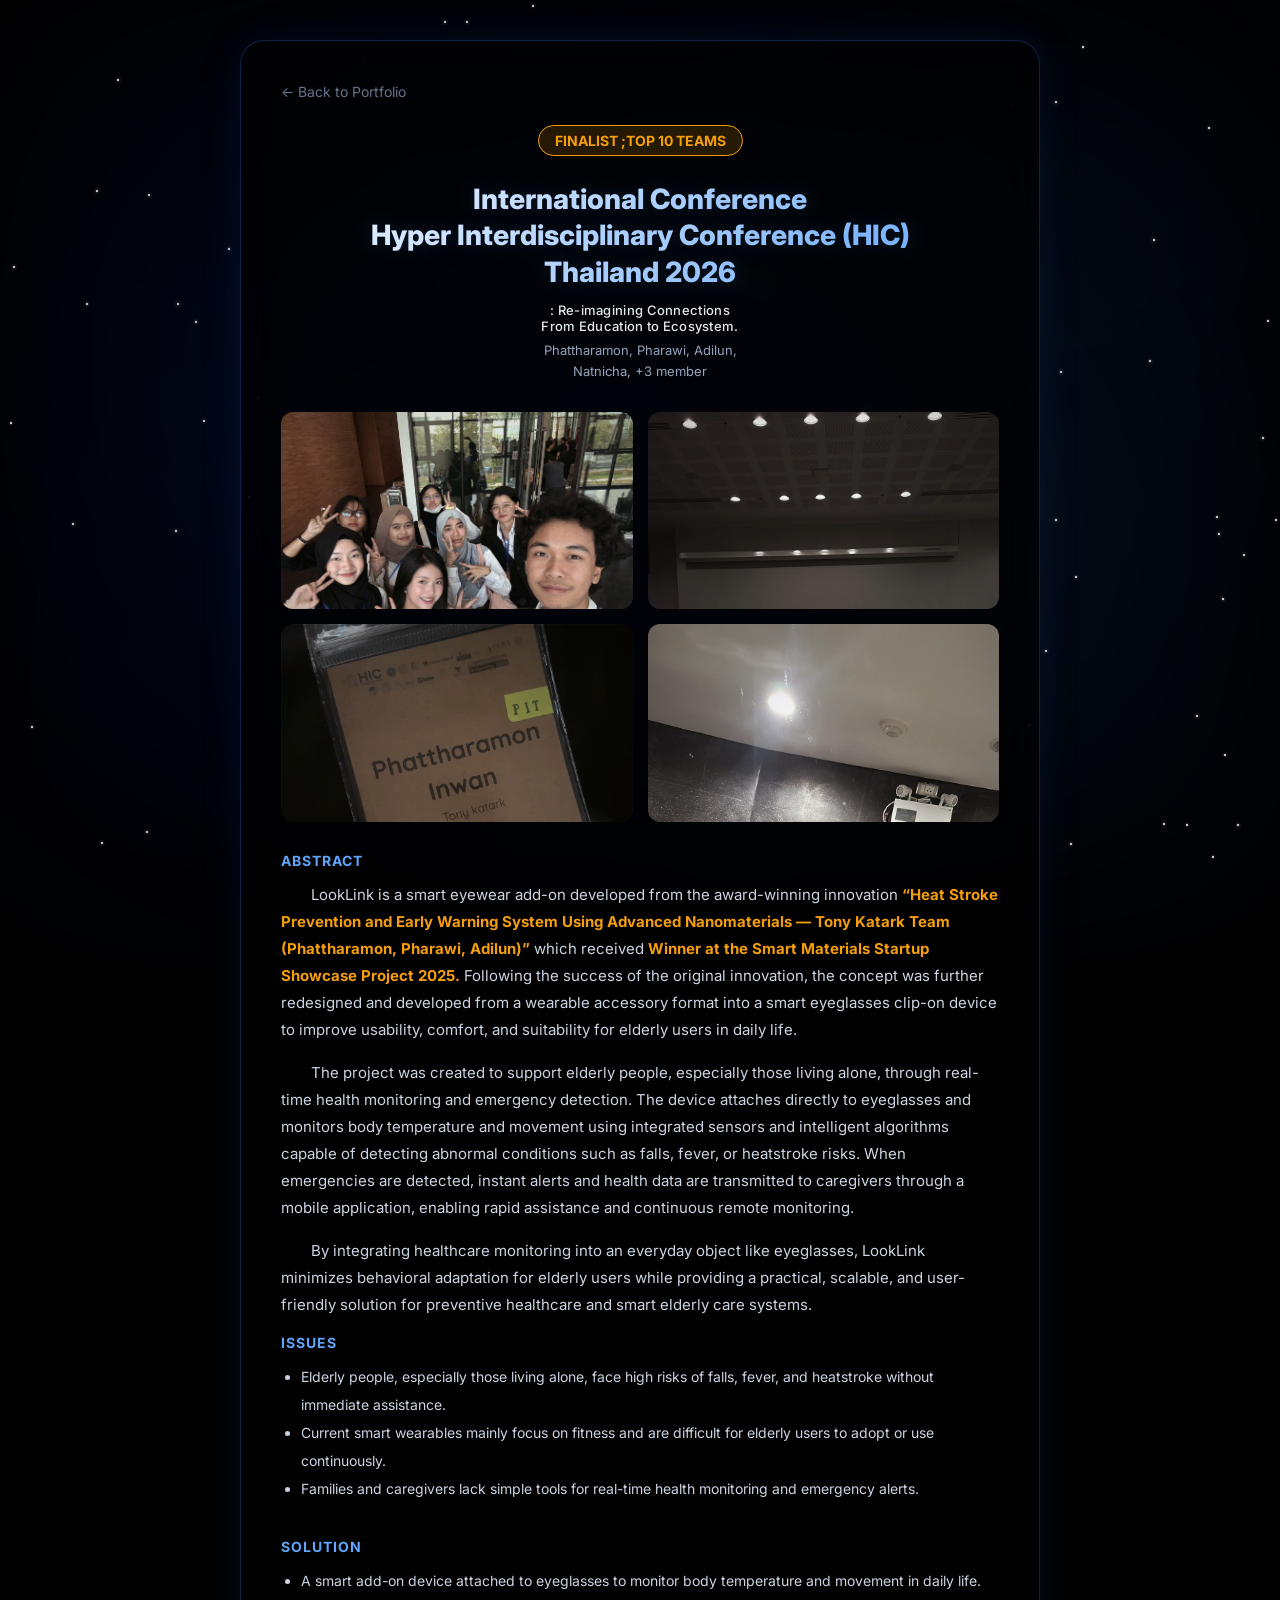
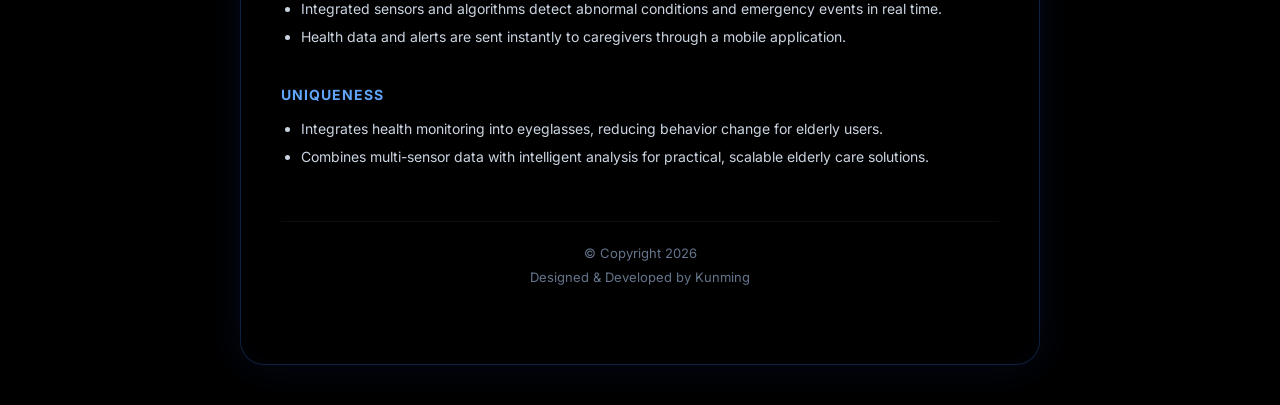
<file: hic.html>
<!DOCTYPE html>
<html lang="th">
<head>
    <meta charset="UTF-8">
    <meta name="viewport" content="width=device-width, initial-scale=1.0">
    <title>Microguard Project - Details</title>
    <link href="https://fonts.googleapis.com/css2?family=Inter:wght@300;400;500;600;700;800&display=swap" rel="stylesheet">
    <style>
        /* ดึงสไตล์หลักจากเว็บเดิมมาใช้ */
        * { margin: 0; padding: 0; box-sizing: border-box; }
        body {
            font-family: 'Inter', sans-serif;
            background: #000000;
            color: #e5e5e5;
            padding: 40px 20px;
            display: flex;
            justify-content: center;
        }

        /* พื้นหลัง Aura แบบเดิม */
        body::before {
            content: '';
            position: fixed;
            inset: 0;
            background: radial-gradient(circle at 20% 30%, rgba(29, 78, 216, 0.08) 0%, transparent 50%);
            z-index: -1;
        }
   @keyframes fadeInUp {
            from {
                opacity: 0;
                transform: translateY(30px);
            }
            to {
                opacity: 1;
                transform: translateY(0);
            }
        }

        @keyframes slideInRight {
            from {
                opacity: 0;
                transform: translateX(-30px);
            }
            to {
                opacity: 1;
                transform: translateX(0);
            }
        }

       @keyframes glow {
    0%, 100% {
        box-shadow: 
            0 0 14px rgba(30, 64, 175, 0.25),
            0 0 28px rgba(29, 78, 216, 0.15),
            inset 0 0 12px rgba(30, 64, 175, 0.05);
    }
    50% {
        box-shadow: 
            0 0 22px rgba(30, 64, 175, 0.35),
            0 0 36px rgba(29, 78, 216, 0.2),
            inset 0 0 18px rgba(30, 64, 175, 0.08);
    }
}

        @keyframes borderGlow {
            0%, 100% {
                border-color: rgba(30, 64, 175, 0.5);
            }
            50% {
                border-color: rgba(29, 78, 216, 0.8);
            }
        }

        @keyframes shimmer {
            0% {
                background-position: -1000px 0;
            }
            100% {
                background-position: 1000px 0;
            }
        }

        @keyframes float {
            0%, 100% {
                transform: translateY(0px);
            }
            50% {
                transform: translateY(-8px);
            }
        }

        @keyframes shooting-star {
            0% {
                transform: translateX(0) translateY(0) rotate(-45deg);
                opacity: 1;
            }
            70% {
                opacity: 1;
            }
            100% {
                transform: translateX(-300px) translateY(300px) rotate(-45deg);
                opacity: 0;
            }
        }

        @keyframes twinkle {
            0%, 100% {
                opacity: 0.3;
                transform: scale(1);
            }
            50% {
                opacity: 1;
                transform: scale(1.2);
            }
        }
@keyframes auraPulse {
    0%, 100% {
        opacity: 0.6;
        filter: blur(16px);
    }
    50% {
        opacity: 0.9;
        filter: blur(22px);
    }
}

        .star {
            position: fixed;
            width: 2px;
            height: 2px;
            background: white;
            border-radius: 50%;
            box-shadow: 0 0 3px rgba(255, 255, 255, 0.8);
            animation: twinkle 3s ease-in-out infinite;
            pointer-events: none;
            z-index: -3;
        }

        .shooting-star {
            position: fixed;
            width: 2px;
            height: 2px;
            background: linear-gradient(90deg, white, transparent);
            border-radius: 50%;
            pointer-events: none;
            animation: shooting-star 2s ease-out infinite;
            z-index: -1;
        }

        .shooting-star::before {
            content: '';
            position: absolute;
            top: 0;
            right: 0;
            height: 2px;
            width: 50px;
            background: linear-gradient(90deg, rgba(255, 255, 255, 0.8), transparent);
        }

body::after {
    content: '';
    position: fixed;
    inset: 0;

    background:
        radial-gradient(circle at 30% 40%, rgba(30, 64, 175, 0.18), transparent 55%),
        radial-gradient(circle at 70% 60%, rgba(59, 130, 246, 0.12), transparent 60%),
        radial-gradient(circle at 50% 50%, rgba(30, 64, 175, 0.10), transparent 65%);

    filter: blur(80px);
    opacity: 0.7;

    z-index: -2;
}
body::before {
    content: '';
    position: fixed;
    inset: 0;

    background:
        radial-gradient(circle at 10% 80%, rgba(30, 64, 175, 0.10), transparent 60%),
        radial-gradient(circle at 90% 20%, rgba(59, 130, 246, 0.08), transparent 60%);

    filter: blur(100px);
    opacity: 0.5;

    z-index: -3;
}



      .container {
    max-width: 800px;
    width: 100%;
    background: rgba(0,0,0,0.7);
    backdrop-filter: blur(20px);
    border: 1px solid rgba(59, 130, 246, 0.25);
    border-radius: 24px;
    animation: fadeInUp 0.8s ease;
    padding: 40px;
    position: relative;
    box-shadow: 
        0 0 40px rgba(30, 64, 175, 0.15),
        inset 0 0 20px rgba(30,64,175,0.05);
}

        /* --- ส่วนหัวโปรเจค --- */
        .project-header {
            text-align: center;
            margin-bottom: 10px;
        }

        .badge-award {
            display: inline-block;
            padding: 6px 16px;
            background: rgba(245, 158, 11, 0.15);
            border: 1px solid #f59e0b;
            color: #f59e0b;
            border-radius: 999px;
            font-size: 14px;
            font-weight: 700;
            margin-bottom: 25px;
            text-transform: uppercase;
        }

      .title {
    font-size: 28px;
    font-weight: 800;
    background: linear-gradient(135deg, #fff 0%, #60a5fa 100%);
    -webkit-background-clip: text;
    -webkit-text-fill-color: transparent;
    line-height: 1.3;
    text-shadow: 0 0 20px rgba(96,165,250,0.2);
     margin-bottom: 0;
}
        /* --- Gallery ภาพผลงาน --- */
        .gallery {
            display: grid;
            grid-template-columns: repeat(2, 1fr);
            gap: 15px;
            margin: 30px 0;
        }

    .gallery-item {
    aspect-ratio: 16 / 9;
    width: 100%;
    background: #111;
    border-radius: 12px;
    overflow: auto;   /* เปลี่ยนจาก hidden เป็น auto */
}

.gallery-item img {
    width: 100%;
    height: auto;     /* ให้ภาพเต็ม */
    object-fit: contain;
}

      .gallery-item img {
    width: 100%;
    height: auto;
    object-fit: contain;
    transition: none; /* ปิด animation */
}
        /* --- เนื้อหา / บทคัดย่อ --- */
        .content-section {
            margin-bottom: 35px;
        }

        .section-label {
            color: #60a5fa;
            font-weight: 700;
            text-transform: uppercase;
            font-size: 14px;
            letter-spacing: 1px;
            margin-bottom: 12px;
            display: block;
        }

       .abstract-text {
    font-size: 15px;
    line-height: 1.8;
    color: #cbd5e1;
   text-align: left;  
    text-indent: 2em;
    margin-bottom: 16px;
}
.official{
margin-bottom:20px;
}

.official a{
color:#60a5fa;
text-decoration:none;
font-size:14px;
border-bottom:1px solid rgba(96,165,250,0.4);
padding-bottom:3px;
transition:0.3s;
}
.official-links {
    display: flex;
    flex-direction: column;
    gap: 10px;
    margin-top: 10px;
}

.official-card {
    display: block;
    padding: 12px 16px;
    border-radius: 10px;
    background: rgba(255,255,255,0.03);
    border: 1px solid rgba(255,255,255,0.08);
    text-decoration: none;
    color: #e2e8f0;
    transition: 0.3s ease;
}

.official-card span {
    display: block;
    font-size: 13px;
    color: #94a3b8;
    margin-top: 4px;
}

.official-card:hover {
    transform: translateY(-2px);
    border-color: #38bdf8;
    background: rgba(56,189,248,0.05);
}
.official a:hover{
color:#93c5fd;
border-color:#93c5fd;
}
.footer {
    margin-top: 50px;
    padding-top: 20px;
    text-align: center;
    font-size: 13px;
    color: #64748b;
    border-top: 1px solid rgba(255,255,255,0.05);
    line-height: 1.8;
}

.footer span {
    color: #93c5fd;
}

.footer:hover {
    color: #94a3b8;
}
        /* --- รายชื่อทีมแบบมีรูปเล็ก --- */
        .team-grid {
            display: flex;
            flex-wrap: wrap;
            gap: 15px;
            margin-top: 10px;
        }
.author-section {
   margin-top: 12px; /* ลดลง = ชิดขึ้น */

    text-align: center;
}

.authors {
    font-size: 13px;
    color: #e2e8f0;
    font-weight: 500;
    letter-spacing: 0.3px;
}

.affiliation {
    margin-top: 6px;
    font-size: 13px;
    color: #94a3b8;
    line-height: 1.6;
}

        /* ปุ่มย้อนกลับ */
        .back-link {
            display: inline-flex;
            align-items: center;
            gap: 8px;
            margin-bottom: 25px;
            color: #64748b;
            text-decoration: none;
            font-size: 14px;
            transition: 0.3s;
        }

        .back-link:hover { color: #60a5fa; }

        @media (max-width: 600px) {
            .gallery { grid-template-columns: 1fr; }
            .container { padding: 25px; }
            .title { font-size: 22px; }
        }
    </style>
</head>
<body>
<!-- Stars Background -->
    <div id="stars-container"></div>
<div class="container">
    <a href="index.html" class="back-link">← Back to Portfolio</a>

    <header class="project-header">
          <div class="badge-award">Finalist ;Top 10 Teams</div>
        <h1 class="title">  International Conference <br>Hyper Interdisciplinary Conference (HIC)<br> Thailand 2026
</h1>
    </header>
<div class="author-section">
    <div class="authors">
     : Re-imagining Connections<br>  From Education to Ecosystem.
    </div>
    <div class="affiliation">
        Phattharamon, Pharawi, Adilun,<br> Natnicha, +3 member
    </div>
    
</div>
    <div class="gallery">
        <div class="gallery-item"><img src="hic mix.jpg" alt="Work 1"></div>
        <div class="gallery-item"><img src="hic pos.jpg" alt="Work 2"></div>
                 <div class="gallery-item"><img src="hic km.jpg" alt="Work 1"></div>
        <div class="gallery-item"><img src="hic km pic.jpg" alt="Work 2"></div>
    </div>
 <div class="content-section">
    <span class="section-label">Abstract</span>

    <p class="abstract-text">
      
LookLink is a smart eyewear add-on developed from the award-winning innovation<span style="color:#f59e0b; font-weight:700;">
 “Heat Stroke Prevention and Early Warning System Using Advanced Nanomaterials — Tony Katark Team (Phattharamon, Pharawi, Adilun)” 
</span> which received <span style="color:#f59e0b; font-weight:700;">Winner at the Smart Materials Startup Showcase Project 2025.</span> Following the success of the original innovation, the concept was further redesigned and developed from a wearable accessory format into a smart eyeglasses clip-on device to improve usability, comfort, and suitability for elderly users in daily life.
</p>

 <p class="abstract-text">
The project was created to support elderly people, especially those living alone, through real-time health monitoring and emergency detection. The device attaches directly to eyeglasses and monitors body temperature and movement using integrated sensors and intelligent algorithms capable of detecting abnormal conditions such as falls, fever, or heatstroke risks. When emergencies are detected, instant alerts and health data are transmitted to caregivers through a mobile application, enabling rapid assistance and continuous remote monitoring.
</p>

   <p class="abstract-text">
By integrating healthcare monitoring into an everyday object like eyeglasses, LookLink minimizes behavioral adaptation for elderly users while providing a practical, scalable, and user-friendly solution for preventive healthcare and smart elderly care systems.
</p>

<div class="content-section">
    <span class="section-label">Issues</span>
    <ul style="color: #cbd5e1; font-size: 14px; margin-left: 20px; line-height: 2;">
        <li> Elderly people, especially those living alone, face high risks of falls, fever, and heatstroke without immediate assistance.</li>
        <li>Current smart wearables mainly focus on fitness and are difficult for elderly users to adopt or use continuously.</li>
        <li> Families and caregivers lack simple tools for real-time health monitoring and emergency alerts.</li>
    </ul>
</div>

<div class="content-section">
    <span class="section-label">Solution</span>
    <ul style="color: #cbd5e1; font-size: 14px; margin-left: 20px; line-height: 2;">
        <li> A smart add-on device attached to eyeglasses to monitor body temperature and movement in daily life.</li>
        <li>Integrated sensors and algorithms detect abnormal conditions and emergency events in real time.</li>
        <li> Health data and alerts are sent instantly to caregivers through a mobile application.</li>
    
    </ul>
</div>

<div class="content-section">
    <span class="section-label">Uniqueness</span>
    <ul style="color: #cbd5e1; font-size: 14px; margin-left: 20px; line-height: 2;">
        <li>Integrates health monitoring into eyeglasses, reducing behavior change for elderly users. </li>
        <li> Combines multi-sensor data with intelligent analysis for practical, scalable elderly care solutions.</li>
      
    </ul>
</div>


    <div class="footer">
  © <span id="year"></span> Copyright 2026 <br />
  Designed & Developed by Kunming
</div>
</div>

</body>
</html>
  <script>
        // Create twinkling stars
        const starsContainer = document.getElementById('stars-container');
        const numStars = 100;
        
        for (let i = 0; i < numStars; i++) {
            const star = document.createElement('div');
            star.className = 'star';
            star.style.left = Math.random() * 100 + '%';
            star.style.top = Math.random() * 100 + '%';
            star.style.animationDelay = Math.random() * 3 + 's';
            star.style.animationDuration = (Math.random() * 3 + 2) + 's';
            starsContainer.appendChild(star);
        }
        
        // Create shooting stars
        function createShootingStar() {
            const shootingStar = document.createElement('div');
            shootingStar.className = 'shooting-star';
            shootingStar.style.left = Math.random() * 100 + '%';
            shootingStar.style.top = Math.random() * 50 + '%';
            shootingStar.style.animationDuration = (Math.random() * 1 + 1.5) + 's';
            starsContainer.appendChild(shootingStar);
            
            setTimeout(() => {
                shootingStar.remove();
            }, 2000);
        }
        
        // Create shooting stars at random intervals
        setInterval(() => {
            if (Math.random() > 0.6) {
                createShootingStar();
            }
        }, 1000);
        
        // Create initial shooting stars
        for (let i = 0; i < 3; i++) {
            setTimeout(createShootingStar, Math.random() * 2000);
        }
    </script>
    <script>
</file>
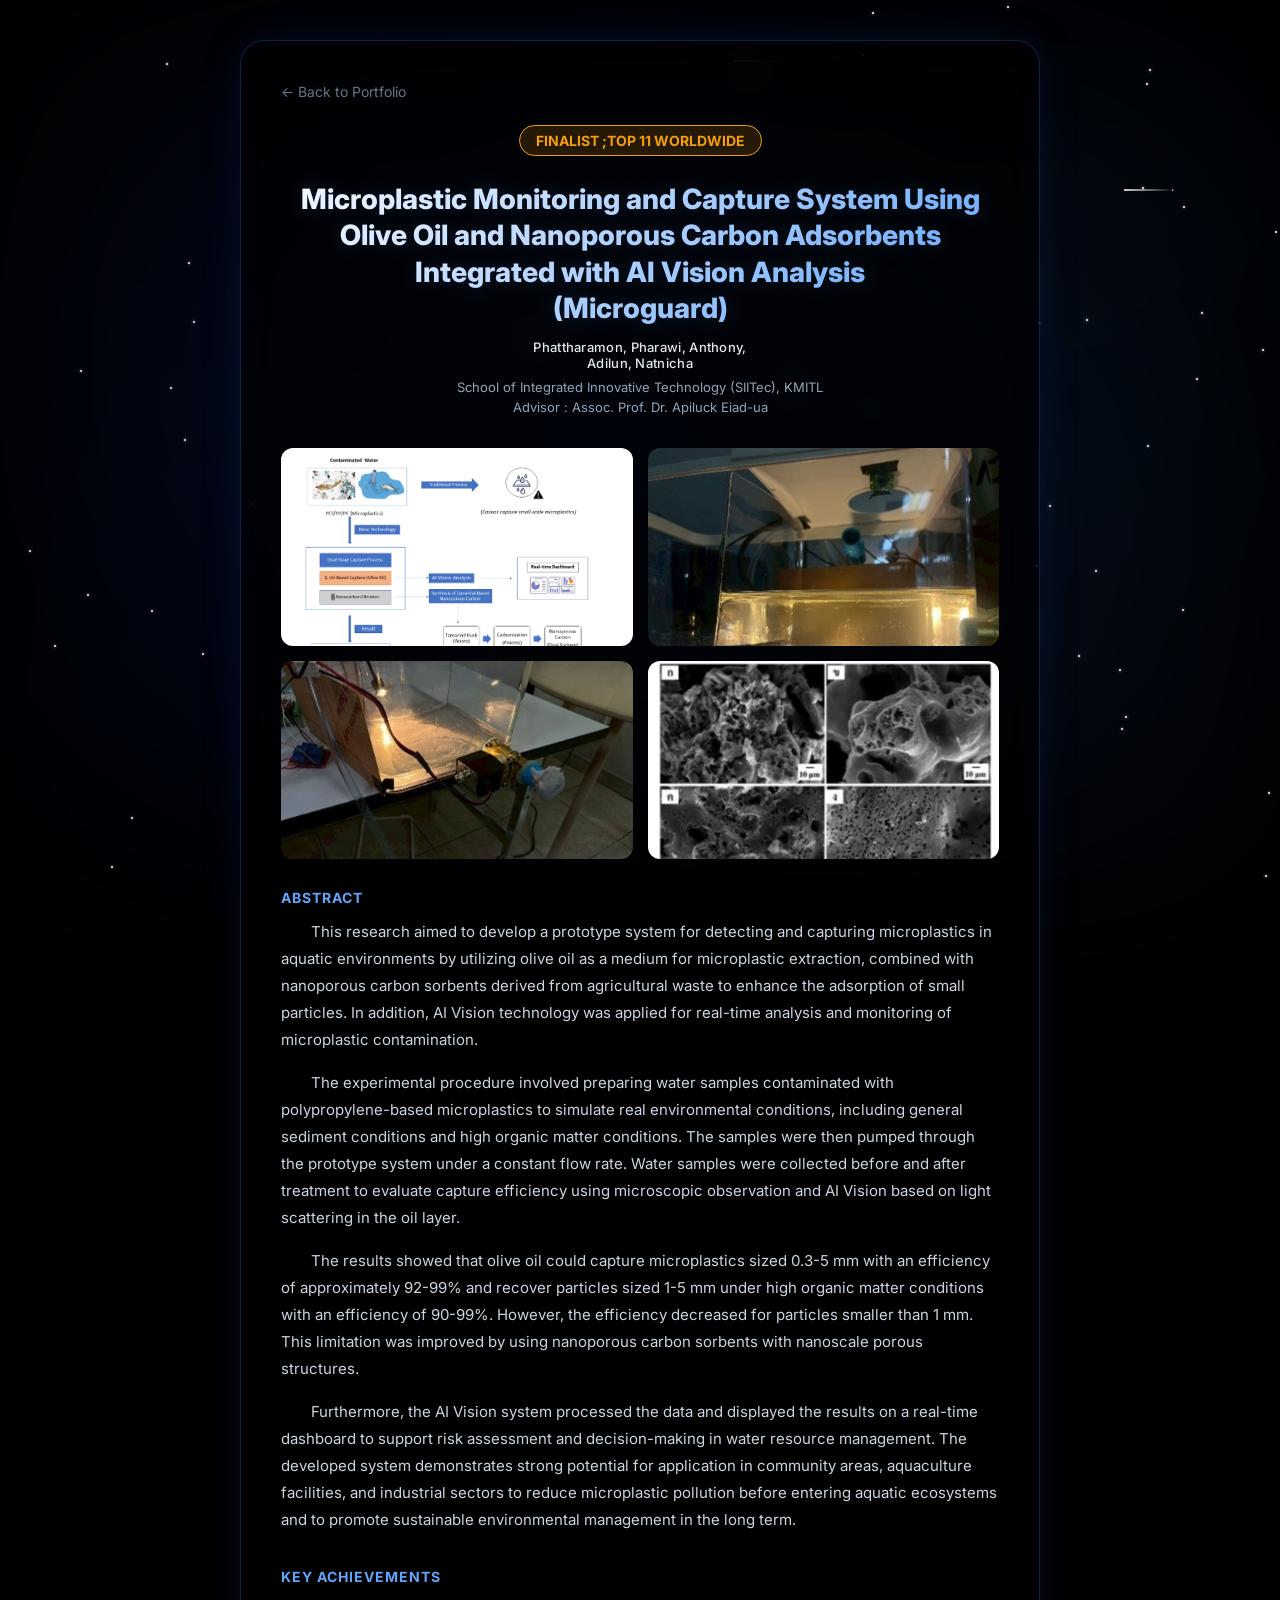
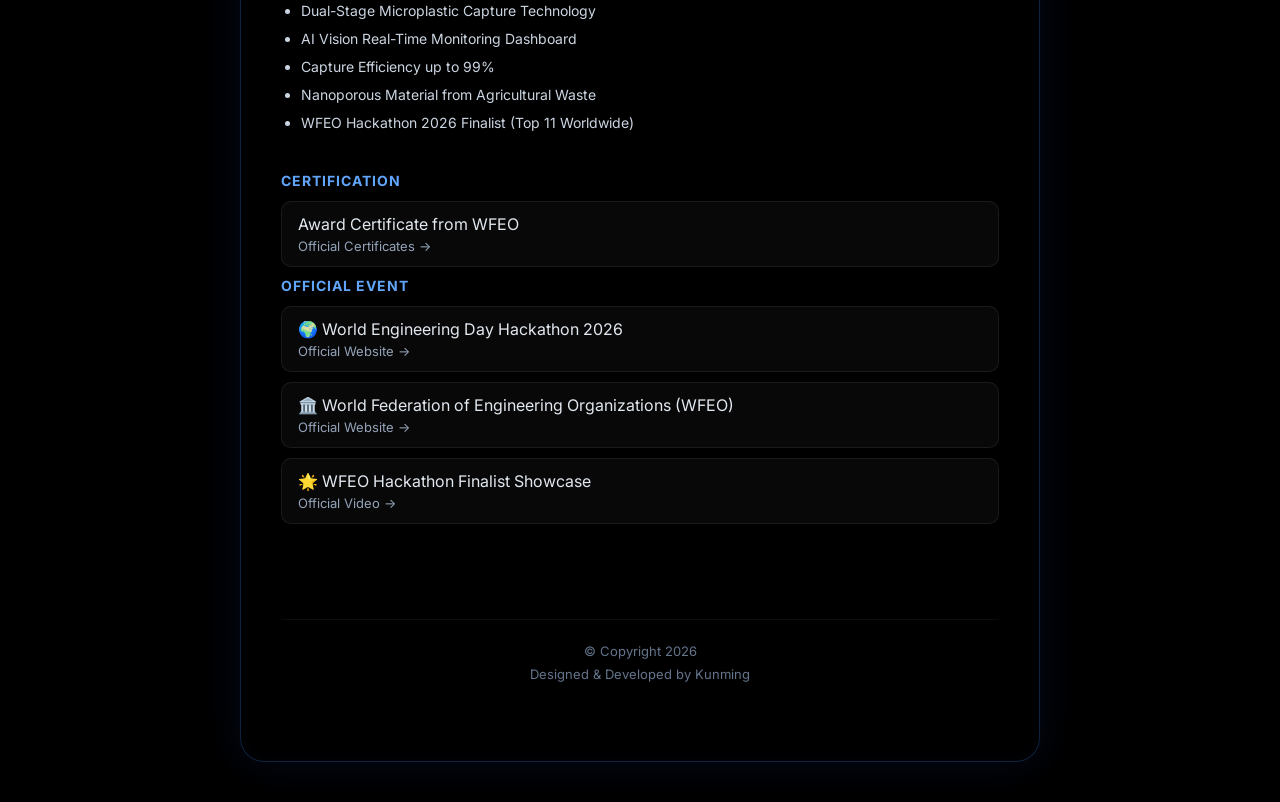
<file: microguard.html>
<!DOCTYPE html>
<html lang="th">
<head>
    <meta charset="UTF-8">
    <meta name="viewport" content="width=device-width, initial-scale=1.0">
    <title>Microguard Project - Details</title>
    <link href="https://fonts.googleapis.com/css2?family=Inter:wght@300;400;500;600;700;800&display=swap" rel="stylesheet">
    <style>
        /* ดึงสไตล์หลักจากเว็บเดิมมาใช้ */
        * { margin: 0; padding: 0; box-sizing: border-box; }
        body {
            font-family: 'Inter', sans-serif;
            background: #000000;
            color: #e5e5e5;
            padding: 40px 20px;
            display: flex;
            justify-content: center;
        }

        /* พื้นหลัง Aura แบบเดิม */
        body::before {
            content: '';
            position: fixed;
            inset: 0;
            background: radial-gradient(circle at 20% 30%, rgba(29, 78, 216, 0.08) 0%, transparent 50%);
            z-index: -1;
        }
   @keyframes fadeInUp {
            from {
                opacity: 0;
                transform: translateY(30px);
            }
            to {
                opacity: 1;
                transform: translateY(0);
            }
        }

        @keyframes slideInRight {
            from {
                opacity: 0;
                transform: translateX(-30px);
            }
            to {
                opacity: 1;
                transform: translateX(0);
            }
        }

       @keyframes glow {
    0%, 100% {
        box-shadow: 
            0 0 14px rgba(30, 64, 175, 0.25),
            0 0 28px rgba(29, 78, 216, 0.15),
            inset 0 0 12px rgba(30, 64, 175, 0.05);
    }
    50% {
        box-shadow: 
            0 0 22px rgba(30, 64, 175, 0.35),
            0 0 36px rgba(29, 78, 216, 0.2),
            inset 0 0 18px rgba(30, 64, 175, 0.08);
    }
}

        @keyframes borderGlow {
            0%, 100% {
                border-color: rgba(30, 64, 175, 0.5);
            }
            50% {
                border-color: rgba(29, 78, 216, 0.8);
            }
        }

        @keyframes shimmer {
            0% {
                background-position: -1000px 0;
            }
            100% {
                background-position: 1000px 0;
            }
        }

        @keyframes float {
            0%, 100% {
                transform: translateY(0px);
            }
            50% {
                transform: translateY(-8px);
            }
        }

        @keyframes shooting-star {
            0% {
                transform: translateX(0) translateY(0) rotate(-45deg);
                opacity: 1;
            }
            70% {
                opacity: 1;
            }
            100% {
                transform: translateX(-300px) translateY(300px) rotate(-45deg);
                opacity: 0;
            }
        }

        @keyframes twinkle {
            0%, 100% {
                opacity: 0.3;
                transform: scale(1);
            }
            50% {
                opacity: 1;
                transform: scale(1.2);
            }
        }
@keyframes auraPulse {
    0%, 100% {
        opacity: 0.6;
        filter: blur(16px);
    }
    50% {
        opacity: 0.9;
        filter: blur(22px);
    }
}

        .star {
            position: fixed;
            width: 2px;
            height: 2px;
            background: white;
            border-radius: 50%;
            box-shadow: 0 0 3px rgba(255, 255, 255, 0.8);
            animation: twinkle 3s ease-in-out infinite;
            pointer-events: none;
            z-index: -3;
        }

        .shooting-star {
            position: fixed;
            width: 2px;
            height: 2px;
            background: linear-gradient(90deg, white, transparent);
            border-radius: 50%;
            pointer-events: none;
            animation: shooting-star 2s ease-out infinite;
            z-index: -1;
        }

        .shooting-star::before {
            content: '';
            position: absolute;
            top: 0;
            right: 0;
            height: 2px;
            width: 50px;
            background: linear-gradient(90deg, rgba(255, 255, 255, 0.8), transparent);
        }
      .container {
    max-width: 800px;
    width: 100%;
    background: rgba(0,0,0,0.7);
    backdrop-filter: blur(20px);
    border: 1px solid rgba(59, 130, 246, 0.25);
    border-radius: 24px;
    animation: fadeInUp 0.8s ease;
    padding: 40px;
    position: relative;
    box-shadow: 
        0 0 40px rgba(30, 64, 175, 0.15),
        inset 0 0 20px rgba(30,64,175,0.05);
}

        /* --- ส่วนหัวโปรเจค --- */
        .project-header {
            text-align: center;
            margin-bottom: 10px;
        }

        .badge-award {
            display: inline-block;
            padding: 6px 16px;
            background: rgba(245, 158, 11, 0.15);
            border: 1px solid #f59e0b;
            color: #f59e0b;
            border-radius: 999px;
            font-size: 14px;
            font-weight: 700;
            margin-bottom: 25px;
            text-transform: uppercase;
        }

      .title {
    font-size: 28px;
    font-weight: 800;
    background: linear-gradient(135deg, #fff 0%, #60a5fa 100%);
    -webkit-background-clip: text;
    -webkit-text-fill-color: transparent;
    line-height: 1.3;
    text-shadow: 0 0 20px rgba(96,165,250,0.2);
     margin-bottom: 0;
}
        /* --- Gallery ภาพผลงาน --- */
        .gallery {
            display: grid;
            grid-template-columns: repeat(2, 1fr);
            gap: 15px;
            margin: 30px 0;
        }

    .gallery-item {
    aspect-ratio: 16 / 9;
    width: 100%;
    background: #111;
    border-radius: 12px;
    overflow: auto;   /* เปลี่ยนจาก hidden เป็น auto */
}

.gallery-item img {
    width: 100%;
    height: auto;     /* ให้ภาพเต็ม */
    object-fit: contain;
}

      .gallery-item img {
    width: 100%;
    height: auto;
    object-fit: contain;
    transition: none; /* ปิด animation */
}
        /* --- เนื้อหา / บทคัดย่อ --- */
        .content-section {
            margin-bottom: 35px;
        }

        .section-label {
            color: #60a5fa;
            font-weight: 700;
            text-transform: uppercase;
            font-size: 14px;
            letter-spacing: 1px;
            margin-bottom: 12px;
            display: block;
        }

       .abstract-text {
    font-size: 15px;
    line-height: 1.8;
    color: #cbd5e1;
   text-align: left;  
    text-indent: 2em;
    margin-bottom: 16px;
}
.official{
margin-bottom:20px;
}

.official a{
color:#60a5fa;
text-decoration:none;
font-size:14px;
border-bottom:1px solid rgba(96,165,250,0.4);
padding-bottom:3px;
transition:0.3s;
}
.official-links {
    display: flex;
    flex-direction: column;
    gap: 10px;
    margin-top: 10px;
}

.official-card {
    display: block;
    padding: 12px 16px;
    border-radius: 10px;
    background: rgba(255,255,255,0.03);
    border: 1px solid rgba(255,255,255,0.08);
    text-decoration: none;
    color: #e2e8f0;
    transition: 0.3s ease;
}

.official-card span {
    display: block;
    font-size: 13px;
    color: #94a3b8;
    margin-top: 4px;
}

.official-card:hover {
    transform: translateY(-2px);
    border-color: #38bdf8;
    background: rgba(56,189,248,0.05);
}
.official a:hover{
color:#93c5fd;
border-color:#93c5fd;
}
body::after {
    content: '';
    position: fixed;
    inset: 0;

    background:
        radial-gradient(circle at 30% 40%, rgba(30, 64, 175, 0.18), transparent 55%),
        radial-gradient(circle at 70% 60%, rgba(59, 130, 246, 0.12), transparent 60%),
        radial-gradient(circle at 50% 50%, rgba(30, 64, 175, 0.10), transparent 65%);

    filter: blur(80px);
    opacity: 0.7;

    z-index: -2;
}
body::before {
    content: '';
    position: fixed;
    inset: 0;

    background:
        radial-gradient(circle at 10% 80%, rgba(30, 64, 175, 0.10), transparent 60%),
        radial-gradient(circle at 90% 20%, rgba(59, 130, 246, 0.08), transparent 60%);

    filter: blur(100px);
    opacity: 0.5;

    z-index: -3;
}





.footer {
    margin-top: 50px;
    padding-top: 20px;
    text-align: center;
    font-size: 13px;
    color: #64748b;
    border-top: 1px solid rgba(255,255,255,0.05);
    line-height: 1.8;
}

.footer span {
    color: #93c5fd;
}

.footer:hover {
    color: #94a3b8;
}
        /* --- รายชื่อทีมแบบมีรูปเล็ก --- */
        .team-grid {
            display: flex;
            flex-wrap: wrap;
            gap: 15px;
            margin-top: 10px;
        }
.author-section {
   margin-top: 12px; /* ลดลง = ชิดขึ้น */

    text-align: center;
}

.authors {
    font-size: 13px;
    color: #e2e8f0;
    font-weight: 500;
    letter-spacing: 0.3px;
}

.affiliation {
    margin-top: 6px;
    font-size: 13px;
    color: #94a3b8;
    line-height: 1.6;
}

        /* ปุ่มย้อนกลับ */
        .back-link {
            display: inline-flex;
            align-items: center;
            gap: 8px;
            margin-bottom: 25px;
            color: #64748b;
            text-decoration: none;
            font-size: 14px;
            transition: 0.3s;
        }

        .back-link:hover { color: #60a5fa; }

        @media (max-width: 600px) {
            .gallery { grid-template-columns: 1fr; }
            .container { padding: 25px; }
            .title { font-size: 22px; }
        }
    </style>
</head>
<body>
<!-- Stars Background -->
    <div id="stars-container"></div>
<div class="container">
    <a href="index.html" class="back-link">← Back to Portfolio</a>

    <header class="project-header">
        <div class="badge-award">Finalist ;Top 11 Worldwide</div>
        <h1 class="title">        Microplastic Monitoring and Capture System Using Olive Oil and Nanoporous 
        Carbon Adsorbents Integrated with AI Vision Analysis 
     <br> (Microguard)<br>
</h1>
    </header>
<div class="author-section">
    <div class="authors">
        Phattharamon, Pharawi, Anthony, <br> Adilun, Natnicha
    </div>
    <div class="affiliation">
        School of Integrated Innovative Technology (SIITec), KMITL<br>
        Advisor : Assoc. Prof. Dr. Apiluck Eiad-ua
    </div>
</div>
    <div class="gallery">
        <div class="gallery-item"><img src="รูปภาพ1.png" alt="Work 1"></div>
        <div class="gallery-item"><img src="รูปภาพ3.jpg" alt="Work 2"></div>
         <div class="gallery-item"><img src="รูปภาพ2.jpg" alt="Work 1"></div>
        <div class="gallery-item"><img src="รูปภาพ7.png" alt="Work 2"></div>
    </div>

    <div class="content-section">
    <span class="section-label">Abstract</span>

    <p class="abstract-text">
    This research aimed to develop a prototype system for detecting and capturing 
    microplastics in aquatic environments by utilizing olive oil as a medium 
    for microplastic extraction, combined with nanoporous carbon sorbents derived 
    from agricultural waste to enhance the adsorption of small particles. 
    In addition, AI Vision technology was applied for real-time analysis 
    and monitoring of microplastic contamination.
    </p>

    <p class="abstract-text">
    The experimental procedure involved preparing water 
    samples contaminated with polypropylene-based microplastics 
    to simulate real environmental conditions,
     including general sediment conditions and high organic matter conditions.
      The samples were then pumped through the prototype system
       under a constant flow rate. Water samples were collected 
       before and after treatment to evaluate capture efficiency 
       using microscopic observation and AI Vision based on light 
       scattering in the oil layer.
    </p>

    <p class="abstract-text">
    The results showed that olive oil could capture microplastics 
    sized 0.3-5 mm with an efficiency of approximately 92-99% 
    and recover particles sized 1-5 mm under high organic matter 
    conditions with an efficiency of 90-99%. However,
     the efficiency decreased for particles smaller than 1 mm. 
     This limitation was improved by using nanoporous carbon sorbents
      with nanoscale porous structures.
    </p>

    <p class="abstract-text">
    Furthermore, the AI Vision system processed the data 
    and displayed the results on a real-time dashboard 
    to support risk assessment and decision-making in water resource management.
     The developed system demonstrates strong potential 
     for application in community areas, aquaculture facilities,
      and industrial sectors to reduce microplastic pollution 
      before entering aquatic ecosystems and to promote sustainable 
      environmental management in the long term.
    </p>

</div>

    <div class="content-section">
        <span class="section-label">Key Achievements</span>
        <ul style="color: #cbd5e1; font-size: 14px; margin-left: 20px; line-height: 2;">
            <li>Dual-Stage Microplastic Capture Technology</li>
<li>AI Vision Real-Time Monitoring Dashboard</li>
<li>Capture Efficiency up to 99%</li>
    <li>Nanoporous Material from Agricultural Waste</li>
<li>WFEO Hackathon 2026 Finalist (Top 11 Worldwide)</li>
</ul>
    </div>
<div class="content-section">
    <span class="section-label">Certification</span>

    <div class="official-links">
        <a href="https://credsverse.com/credentials/150ade93-47d2-4fbc-bd8e-1bb2d361e1a4" 
           target="_blank" 
           class="official-card">
         Award Certificate from WFEO
           <span>Official Certificates →</span>
        </a>



<div class="content-section">
    <span class="section-label">Official Event</span>

    <div class="official-links">
        <a href="https://worldengineeringday.net/hackathon/" 
           target="_blank" 
           class="official-card">
           🌍 World Engineering Day Hackathon 2026
           <span>Official Website →</span>
        </a>

        <a href="https://www.wfeo.org/2026-wfeo-hackathon-winner/" 
           target="_blank" 
           class="official-card">
           🏛️ World Federation of Engineering Organizations (WFEO)
           <span>Official Website →</span>
        </a>
         <a href="https://youtu.be/Dym9qI6407g?si=X6qR-6Sokgw8ZWro" 
           target="_blank" 
           class="official-card">
            🌟 WFEO Hackathon Finalist Showcase
           <span>Official Video →</span>
        </a>
    </div>


    </div>
    <div class="footer">
  © <span id="year"></span> Copyright 2026 <br />
  Designed & Developed by Kunming
</div>
</div>

</body>
</html>
  <script>
        // Create twinkling stars
        const starsContainer = document.getElementById('stars-container');
        const numStars = 100;
        
        for (let i = 0; i < numStars; i++) {
            const star = document.createElement('div');
            star.className = 'star';
            star.style.left = Math.random() * 100 + '%';
            star.style.top = Math.random() * 100 + '%';
            star.style.animationDelay = Math.random() * 3 + 's';
            star.style.animationDuration = (Math.random() * 3 + 2) + 's';
            starsContainer.appendChild(star);
        }
        
        // Create shooting stars
        function createShootingStar() {
            const shootingStar = document.createElement('div');
            shootingStar.className = 'shooting-star';
            shootingStar.style.left = Math.random() * 100 + '%';
            shootingStar.style.top = Math.random() * 50 + '%';
            shootingStar.style.animationDuration = (Math.random() * 1 + 1.5) + 's';
            starsContainer.appendChild(shootingStar);
            
            setTimeout(() => {
                shootingStar.remove();
            }, 2000);
        }
        
        // Create shooting stars at random intervals
        setInterval(() => {
            if (Math.random() > 0.6) {
                createShootingStar();
            }
        }, 1000);
        
        // Create initial shooting stars
        for (let i = 0; i < 3; i++) {
            setTimeout(createShootingStar, Math.random() * 2000);
        }
    </script>
    <script>
</file>
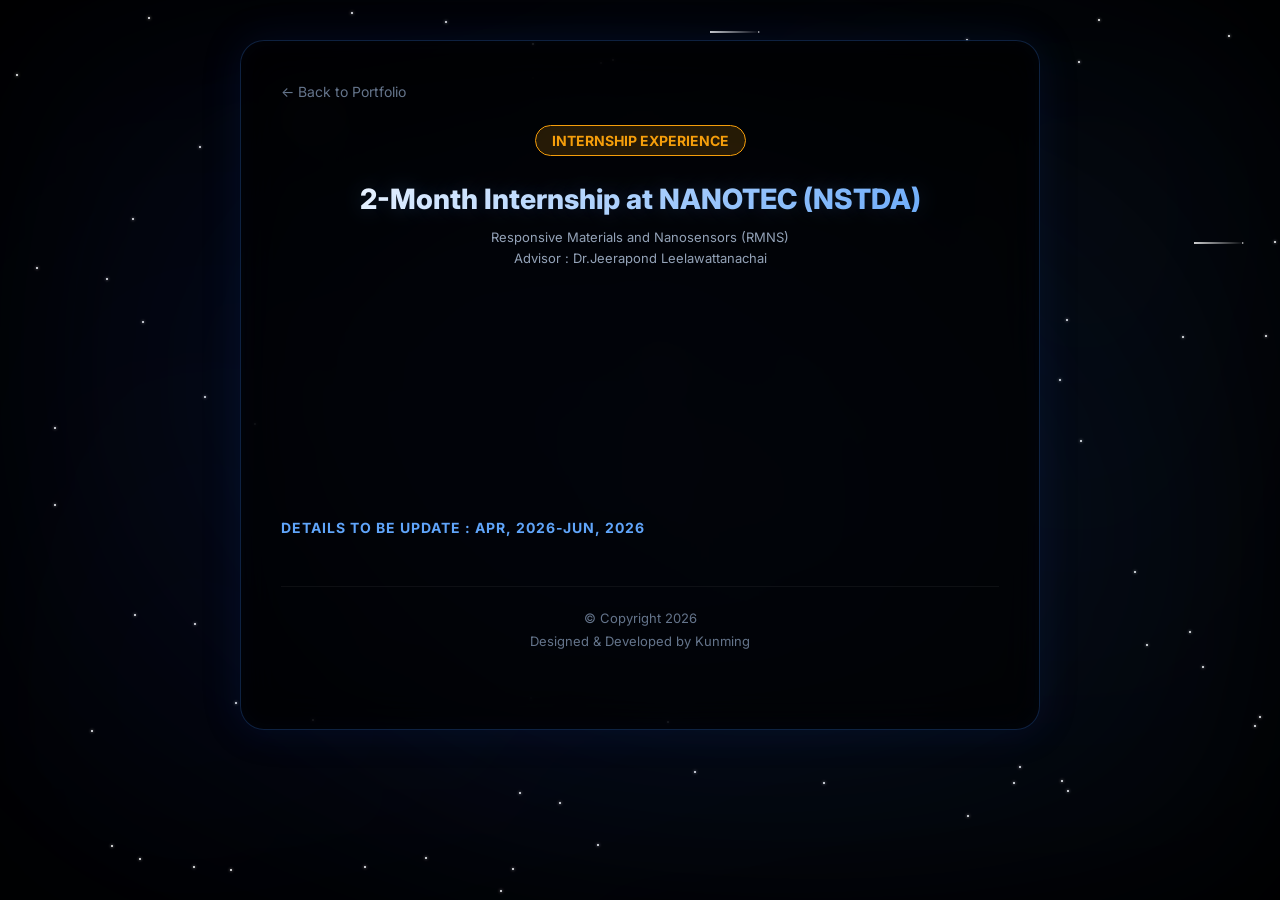
<file: nanotec.html>
<!DOCTYPE html>
<html lang="th">
<head>
    <meta charset="UTF-8">
    <meta name="viewport" content="width=device-width, initial-scale=1.0">
    <title>Microguard Project - Details</title>
    <link href="https://fonts.googleapis.com/css2?family=Inter:wght@300;400;500;600;700;800&display=swap" rel="stylesheet">
    <style>
        /* ดึงสไตล์หลักจากเว็บเดิมมาใช้ */
        * { margin: 0; padding: 0; box-sizing: border-box; }
        body {
            font-family: 'Inter', sans-serif;
            background: #000000;
            color: #e5e5e5;
            padding: 40px 20px;
            display: flex;
            justify-content: center;
        }

        /* พื้นหลัง Aura แบบเดิม */
        body::before {
            content: '';
            position: fixed;
            inset: 0;
            background: radial-gradient(circle at 20% 30%, rgba(29, 78, 216, 0.08) 0%, transparent 50%);
            z-index: -1;
        }
   @keyframes fadeInUp {
            from {
                opacity: 0;
                transform: translateY(30px);
            }
            to {
                opacity: 1;
                transform: translateY(0);
            }
        }

        @keyframes slideInRight {
            from {
                opacity: 0;
                transform: translateX(-30px);
            }
            to {
                opacity: 1;
                transform: translateX(0);
            }
        }

       @keyframes glow {
    0%, 100% {
        box-shadow: 
            0 0 14px rgba(30, 64, 175, 0.25),
            0 0 28px rgba(29, 78, 216, 0.15),
            inset 0 0 12px rgba(30, 64, 175, 0.05);
    }
    50% {
        box-shadow: 
            0 0 22px rgba(30, 64, 175, 0.35),
            0 0 36px rgba(29, 78, 216, 0.2),
            inset 0 0 18px rgba(30, 64, 175, 0.08);
    }
}

        @keyframes borderGlow {
            0%, 100% {
                border-color: rgba(30, 64, 175, 0.5);
            }
            50% {
                border-color: rgba(29, 78, 216, 0.8);
            }
        }

        @keyframes shimmer {
            0% {
                background-position: -1000px 0;
            }
            100% {
                background-position: 1000px 0;
            }
        }

        @keyframes float {
            0%, 100% {
                transform: translateY(0px);
            }
            50% {
                transform: translateY(-8px);
            }
        }

        @keyframes shooting-star {
            0% {
                transform: translateX(0) translateY(0) rotate(-45deg);
                opacity: 1;
            }
            70% {
                opacity: 1;
            }
            100% {
                transform: translateX(-300px) translateY(300px) rotate(-45deg);
                opacity: 0;
            }
        }

        @keyframes twinkle {
            0%, 100% {
                opacity: 0.3;
                transform: scale(1);
            }
            50% {
                opacity: 1;
                transform: scale(1.2);
            }
        }
@keyframes auraPulse {
    0%, 100% {
        opacity: 0.6;
        filter: blur(16px);
    }
    50% {
        opacity: 0.9;
        filter: blur(22px);
    }
}

        .star {
            position: fixed;
            width: 2px;
            height: 2px;
            background: white;
            border-radius: 50%;
            box-shadow: 0 0 3px rgba(255, 255, 255, 0.8);
            animation: twinkle 3s ease-in-out infinite;
            pointer-events: none;
            z-index: -3;
        }

        .shooting-star {
            position: fixed;
            width: 2px;
            height: 2px;
            background: linear-gradient(90deg, white, transparent);
            border-radius: 50%;
            pointer-events: none;
            animation: shooting-star 2s ease-out infinite;
            z-index: -1;
        }

        .shooting-star::before {
            content: '';
            position: absolute;
            top: 0;
            right: 0;
            height: 2px;
            width: 50px;
            background: linear-gradient(90deg, rgba(255, 255, 255, 0.8), transparent);
        }
      .container {
    max-width: 800px;
    width: 100%;
    background: rgba(0,0,0,0.7);
    backdrop-filter: blur(20px);
    border: 1px solid rgba(59, 130, 246, 0.25);
    border-radius: 24px;
    animation: fadeInUp 0.8s ease;
    padding: 40px;
    position: relative;
    box-shadow: 
        0 0 40px rgba(30, 64, 175, 0.15),
        inset 0 0 20px rgba(30,64,175,0.05);
}

        /* --- ส่วนหัวโปรเจค --- */
        .project-header {
            text-align: center;
            margin-bottom: 10px;
        }

        .badge-award {
            display: inline-block;
            padding: 6px 16px;
            background: rgba(245, 158, 11, 0.15);
            border: 1px solid #f59e0b;
            color: #f59e0b;
            border-radius: 999px;
            font-size: 14px;
            font-weight: 700;
            margin-bottom: 25px;
            text-transform: uppercase;
        }

      .title {
    font-size: 28px;
    font-weight: 800;
    background: linear-gradient(135deg, #fff 0%, #60a5fa 100%);
    -webkit-background-clip: text;
    -webkit-text-fill-color: transparent;
    line-height: 1.3;
    text-shadow: 0 0 20px rgba(96,165,250,0.2);
     margin-bottom: 0;
}
        /* --- Gallery ภาพผลงาน --- */
        .gallery {
            display: grid;
            grid-template-columns: repeat(2, 1fr);
            gap: 15px;
            margin: 30px 0;
        }

    .gallery-item {
    aspect-ratio: 16 / 9;
    width: 100%;
    background: #111;
    border-radius: 12px;
    overflow: auto;   /* เปลี่ยนจาก hidden เป็น auto */
}

.gallery-item img {
    width: 100%;
    height: auto;     /* ให้ภาพเต็ม */
    object-fit: contain;
}

      .gallery-item img {
    width: 100%;
    height: auto;
    object-fit: contain;
    transition: none; /* ปิด animation */
}
        /* --- เนื้อหา / บทคัดย่อ --- */
        .content-section {
            margin-bottom: 35px;
        }

        .section-label {
            color: #60a5fa;
            font-weight: 700;
            text-transform: uppercase;
            font-size: 14px;
            letter-spacing: 1px;
              margin-top: 250px;
            margin-bottom: 12px;
            display: block;
        }

       .abstract-text {
    font-size: 15px;
    line-height: 1.8;
    color: #cbd5e1;
   text-align: left;  
    text-indent: 2em;
    margin-bottom: 16px;
}
body::after {
    content: '';
    position: fixed;
    inset: 0;

    background:
        radial-gradient(circle at 30% 40%, rgba(30, 64, 175, 0.18), transparent 55%),
        radial-gradient(circle at 70% 60%, rgba(59, 130, 246, 0.12), transparent 60%),
        radial-gradient(circle at 50% 50%, rgba(30, 64, 175, 0.10), transparent 65%);

    filter: blur(80px);
    opacity: 0.7;

    z-index: -2;
}
body::before {
    content: '';
    position: fixed;
    inset: 0;

    background:
        radial-gradient(circle at 10% 80%, rgba(30, 64, 175, 0.10), transparent 60%),
        radial-gradient(circle at 90% 20%, rgba(59, 130, 246, 0.08), transparent 60%);

    filter: blur(100px);
    opacity: 0.5;

    z-index: -3;
}
.official{
margin-bottom:20px;
}

.official a{
color:#60a5fa;
text-decoration:none;
font-size:14px;
border-bottom:1px solid rgba(96,165,250,0.4);
padding-bottom:3px;
transition:0.3s;
}
.official-links {
    display: flex;
    flex-direction: column;
    gap: 10px;
    margin-top: 10px;
}

.official-card {
    display: block;
    padding: 12px 16px;
    border-radius: 10px;
    background: rgba(255,255,255,0.03);
    border: 1px solid rgba(255,255,255,0.08);
    text-decoration: none;
    color: #e2e8f0;
    transition: 0.3s ease;
}

.official-card span {
    display: block;
    font-size: 13px;
    color: #94a3b8;
    margin-top: 4px;
}

.official-card:hover {
    transform: translateY(-2px);
    border-color: #38bdf8;
    background: rgba(56,189,248,0.05);
}
.official a:hover{
color:#93c5fd;
border-color:#93c5fd;
}
.footer {
    margin-top: 50px;
    padding-top: 20px;
    text-align: center;
    font-size: 13px;
    color: #64748b;
    border-top: 1px solid rgba(255,255,255,0.05);
    line-height: 1.8;
}

.footer span {
    color: #93c5fd;
}

.footer:hover {
    color: #94a3b8;
}
        /* --- รายชื่อทีมแบบมีรูปเล็ก --- */
        .team-grid {
            display: flex;
            flex-wrap: wrap;
            gap: 15px;
            margin-top: 10px;
        }
.author-section {
   margin-top: 12px; /* ลดลง = ชิดขึ้น */

    text-align: center;
}

.authors {
    font-size: 13px;
    color: #e2e8f0;
    font-weight: 500;
    letter-spacing: 0.3px;
}

.affiliation {
    margin-top: 6px;
    font-size: 13px;
    color: #94a3b8;
    line-height: 1.6;
     text-align: center;
}

        /* ปุ่มย้อนกลับ */
        .back-link {
            display: inline-flex;
            align-items: center;
            gap: 8px;
            margin-bottom: 25px;
            color: #64748b;
            text-decoration: none;
            font-size: 14px;
            transition: 0.3s;
        }

        .back-link:hover { color: #60a5fa; }

        @media (max-width: 600px) {
            .gallery { grid-template-columns: 1fr; }
            .container { padding: 25px; }
            .title { font-size: 22px; }
        }
    </style>
</head>
<body>
<!-- Stars Background -->
    <div id="stars-container"></div>
<div class="container">
    <a href="index.html" class="back-link">← Back to Portfolio</a>

    <header class="project-header">
        <div class="badge-award"> Internship Experience</div>
        <h1 class="title">
        2-Month Internship at NANOTEC (NSTDA)
        
    </h1>
    </header>
    <div class="affiliation">
       Responsive Materials and Nanosensors (RMNS)<br>
        Advisor :  Dr.Jeerapond Leelawattanachai
    </div>
    
<!--
    <div class="gallery">
        <div class="gallery-item"><img src=".jpg" alt="Work 1"></div>
        <div class="gallery-item"><img src="   " alt="Work 2"></div>
         </div>
-->
<div class="content-section">
    <span class="section-label"> Details to be update : APR, 2026-JUN, 2026</span>




    <div class="footer">
  © <span id="year"></span> Copyright 2026 <br />
  Designed & Developed by Kunming
</div>
</div>

</body>
</html>
  <script>
        // Create twinkling stars
        const starsContainer = document.getElementById('stars-container');
        const numStars = 100;
        
        for (let i = 0; i < numStars; i++) {
            const star = document.createElement('div');
            star.className = 'star';
            star.style.left = Math.random() * 100 + '%';
            star.style.top = Math.random() * 100 + '%';
            star.style.animationDelay = Math.random() * 3 + 's';
            star.style.animationDuration = (Math.random() * 3 + 2) + 's';
            starsContainer.appendChild(star);
        }
        
        // Create shooting stars
        function createShootingStar() {
            const shootingStar = document.createElement('div');
            shootingStar.className = 'shooting-star';
            shootingStar.style.left = Math.random() * 100 + '%';
            shootingStar.style.top = Math.random() * 50 + '%';
            shootingStar.style.animationDuration = (Math.random() * 1 + 1.5) + 's';
            starsContainer.appendChild(shootingStar);
            
            setTimeout(() => {
                shootingStar.remove();
            }, 2000);
        }
        
        // Create shooting stars at random intervals
        setInterval(() => {
            if (Math.random() > 0.6) {
                createShootingStar();
            }
        }, 1000);
        
        // Create initial shooting stars
        for (let i = 0; i < 3; i++) {
            setTimeout(createShootingStar, Math.random() * 2000);
        }
    </script>
    <script>
</file>
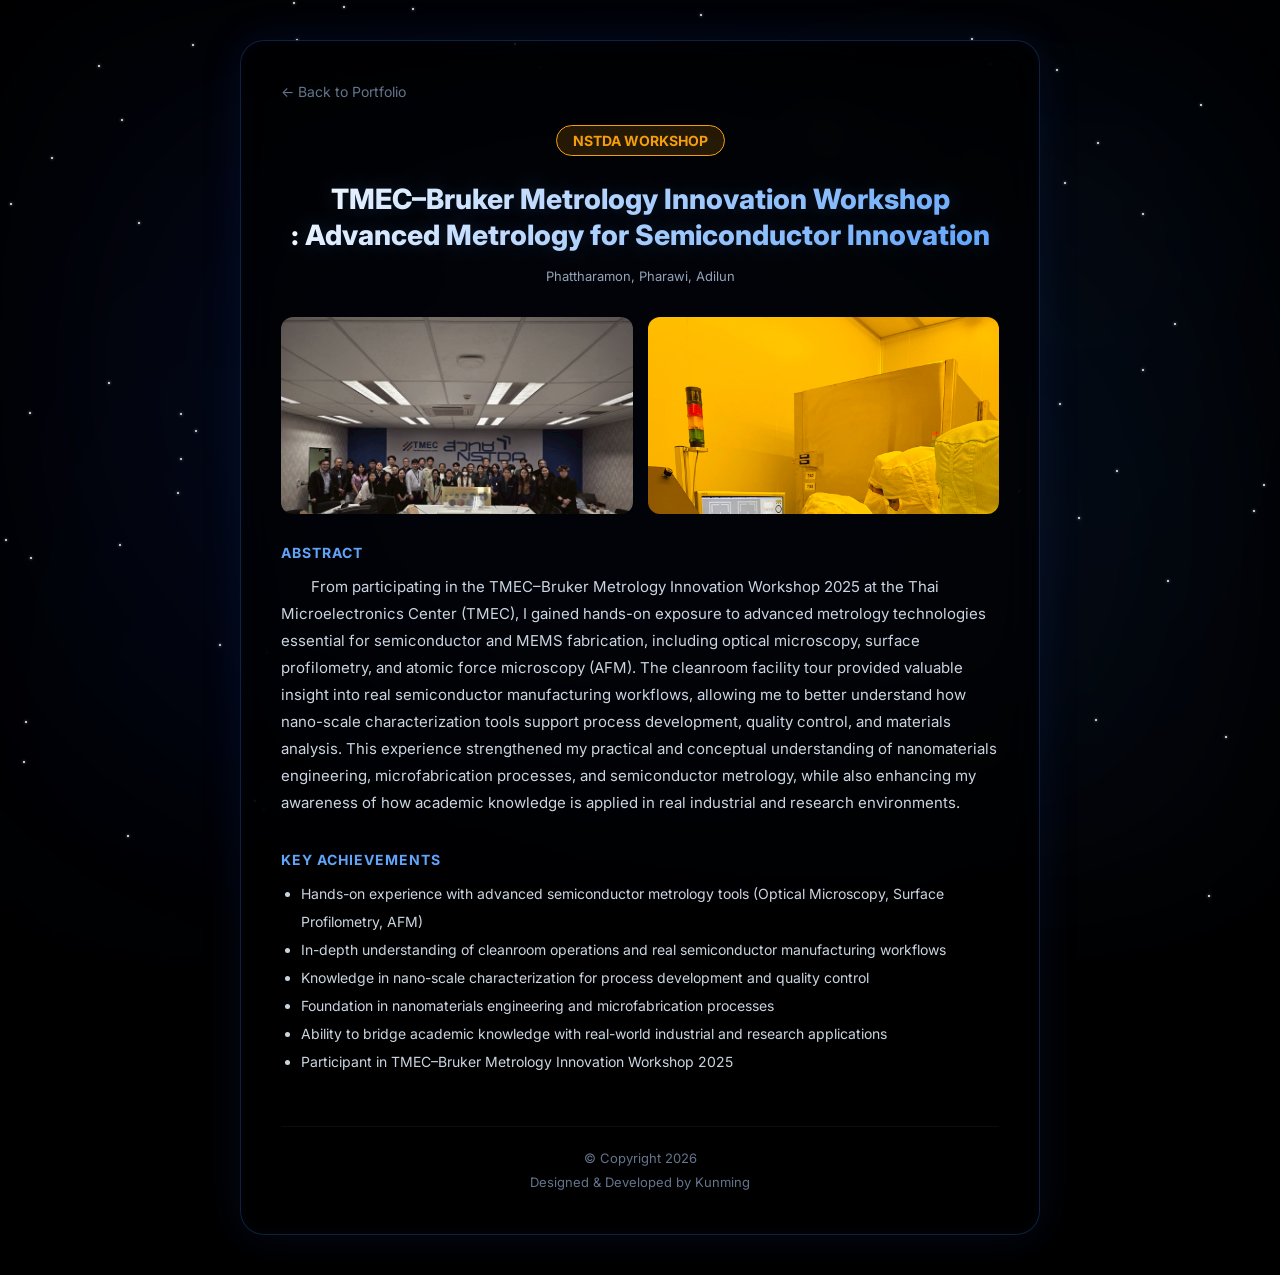
<file: TMEC.html>
<!DOCTYPE html>
<html lang="th">
<head>
    <meta charset="UTF-8">
    <meta name="viewport" content="width=device-width, initial-scale=1.0">
    <title>Microguard Project - Details</title>
    <link href="https://fonts.googleapis.com/css2?family=Inter:wght@300;400;500;600;700;800&display=swap" rel="stylesheet">
    <style>
        /* ดึงสไตล์หลักจากเว็บเดิมมาใช้ */
        * { margin: 0; padding: 0; box-sizing: border-box; }
        body {
            font-family: 'Inter', sans-serif;
            background: #000000;
            color: #e5e5e5;
            padding: 40px 20px;
            display: flex;
            justify-content: center;
        }

        /* พื้นหลัง Aura แบบเดิม */
        body::before {
            content: '';
            position: fixed;
            inset: 0;
            background: radial-gradient(circle at 20% 30%, rgba(29, 78, 216, 0.08) 0%, transparent 50%);
            z-index: -1;
        }
   @keyframes fadeInUp {
            from {
                opacity: 0;
                transform: translateY(30px);
            }
            to {
                opacity: 1;
                transform: translateY(0);
            }
        }

        @keyframes slideInRight {
            from {
                opacity: 0;
                transform: translateX(-30px);
            }
            to {
                opacity: 1;
                transform: translateX(0);
            }
        }

       @keyframes glow {
    0%, 100% {
        box-shadow: 
            0 0 14px rgba(30, 64, 175, 0.25),
            0 0 28px rgba(29, 78, 216, 0.15),
            inset 0 0 12px rgba(30, 64, 175, 0.05);
    }
    50% {
        box-shadow: 
            0 0 22px rgba(30, 64, 175, 0.35),
            0 0 36px rgba(29, 78, 216, 0.2),
            inset 0 0 18px rgba(30, 64, 175, 0.08);
    }
}

        @keyframes borderGlow {
            0%, 100% {
                border-color: rgba(30, 64, 175, 0.5);
            }
            50% {
                border-color: rgba(29, 78, 216, 0.8);
            }
        }

        @keyframes shimmer {
            0% {
                background-position: -1000px 0;
            }
            100% {
                background-position: 1000px 0;
            }
        }

        @keyframes float {
            0%, 100% {
                transform: translateY(0px);
            }
            50% {
                transform: translateY(-8px);
            }
        }

        @keyframes shooting-star {
            0% {
                transform: translateX(0) translateY(0) rotate(-45deg);
                opacity: 1;
            }
            70% {
                opacity: 1;
            }
            100% {
                transform: translateX(-300px) translateY(300px) rotate(-45deg);
                opacity: 0;
            }
        }

        @keyframes twinkle {
            0%, 100% {
                opacity: 0.3;
                transform: scale(1);
            }
            50% {
                opacity: 1;
                transform: scale(1.2);
            }
        }
@keyframes auraPulse {
    0%, 100% {
        opacity: 0.6;
        filter: blur(16px);
    }
    50% {
        opacity: 0.9;
        filter: blur(22px);
    }
}

        .star {
            position: fixed;
            width: 2px;
            height: 2px;
            background: white;
            border-radius: 50%;
            box-shadow: 0 0 3px rgba(255, 255, 255, 0.8);
            animation: twinkle 3s ease-in-out infinite;
            pointer-events: none;
            z-index: -3;
        }

        .shooting-star {
            position: fixed;
            width: 2px;
            height: 2px;
            background: linear-gradient(90deg, white, transparent);
            border-radius: 50%;
            pointer-events: none;
            animation: shooting-star 2s ease-out infinite;
            z-index: -1;
        }

        .shooting-star::before {
            content: '';
            position: absolute;
            top: 0;
            right: 0;
            height: 2px;
            width: 50px;
            background: linear-gradient(90deg, rgba(255, 255, 255, 0.8), transparent);
        }

body::after {
    content: '';
    position: fixed;
    inset: 0;

    background:
        radial-gradient(circle at 30% 40%, rgba(30, 64, 175, 0.18), transparent 55%),
        radial-gradient(circle at 70% 60%, rgba(59, 130, 246, 0.12), transparent 60%),
        radial-gradient(circle at 50% 50%, rgba(30, 64, 175, 0.10), transparent 65%);

    filter: blur(80px);
    opacity: 0.7;

    z-index: -2;
}
body::before {
    content: '';
    position: fixed;
    inset: 0;

    background:
        radial-gradient(circle at 10% 80%, rgba(30, 64, 175, 0.10), transparent 60%),
        radial-gradient(circle at 90% 20%, rgba(59, 130, 246, 0.08), transparent 60%);

    filter: blur(100px);
    opacity: 0.5;

    z-index: -3;
}



      .container {
    max-width: 800px;
    width: 100%;
    background: rgba(0,0,0,0.7);
    backdrop-filter: blur(20px);
    border: 1px solid rgba(59, 130, 246, 0.25);
    border-radius: 24px;
    animation: fadeInUp 0.8s ease;
    padding: 40px;
    position: relative;
    box-shadow: 
        0 0 40px rgba(30, 64, 175, 0.15),
        inset 0 0 20px rgba(30,64,175,0.05);
}

        /* --- ส่วนหัวโปรเจค --- */
        .project-header {
            text-align: center;
            margin-bottom: 10px;
        }

        .badge-award {
            display: inline-block;
            padding: 6px 16px;
            background: rgba(245, 158, 11, 0.15);
            border: 1px solid #f59e0b;
            color: #f59e0b;
            border-radius: 999px;
            font-size: 14px;
            font-weight: 700;
            margin-bottom: 25px;
            text-transform: uppercase;
        }

      .title {
    font-size: 28px;
    font-weight: 800;
    background: linear-gradient(135deg, #fff 0%, #60a5fa 100%);
    -webkit-background-clip: text;
    -webkit-text-fill-color: transparent;
    line-height: 1.3;
    text-shadow: 0 0 20px rgba(96,165,250,0.2);
     margin-bottom: 0;
}
        /* --- Gallery ภาพผลงาน --- */
        .gallery {
            display: grid;
            grid-template-columns: repeat(2, 1fr);
            gap: 15px;
            margin: 30px 0;
        }

    .gallery-item {
    aspect-ratio: 16 / 9;
    width: 100%;
    background: #111;
    border-radius: 12px;
    overflow: auto;   /* เปลี่ยนจาก hidden เป็น auto */
}

.gallery-item img {
    width: 100%;
    height: auto;     /* ให้ภาพเต็ม */
    object-fit: contain;
}

      .gallery-item img {
    width: 100%;
    height: auto;
    object-fit: contain;
    transition: none; /* ปิด animation */
}
        /* --- เนื้อหา / บทคัดย่อ --- */
        .content-section {
            margin-bottom: 35px;
        }

        .section-label {
            color: #60a5fa;
            font-weight: 700;
            text-transform: uppercase;
            font-size: 14px;
            letter-spacing: 1px;
            margin-bottom: 12px;
            display: block;
        }

       .abstract-text {
    font-size: 15px;
    line-height: 1.8;
    color: #cbd5e1;
   text-align: left;  
    text-indent: 2em;
    margin-bottom: 16px;
}
.official{
margin-bottom:20px;
}

.official a{
color:#60a5fa;
text-decoration:none;
font-size:14px;
border-bottom:1px solid rgba(96,165,250,0.4);
padding-bottom:3px;
transition:0.3s;
}
.official-links {
    display: flex;
    flex-direction: column;
    gap: 10px;
    margin-top: 10px;
}

.official-card {
    display: block;
    padding: 12px 16px;
    border-radius: 10px;
    background: rgba(255,255,255,0.03);
    border: 1px solid rgba(255,255,255,0.08);
    text-decoration: none;
    color: #e2e8f0;
    transition: 0.3s ease;
}

.official-card span {
    display: block;
    font-size: 13px;
    color: #94a3b8;
    margin-top: 4px;
}

.official-card:hover {
    transform: translateY(-2px);
    border-color: #38bdf8;
    background: rgba(56,189,248,0.05);
}
.official a:hover{
color:#93c5fd;
border-color:#93c5fd;
}
.footer {
    margin-top: 50px;
    padding-top: 20px;
    text-align: center;
    font-size: 13px;
    color: #64748b;
    border-top: 1px solid rgba(255,255,255,0.05);
    line-height: 1.8;
}

.footer span {
    color: #93c5fd;
}

.footer:hover {
    color: #94a3b8;
}
        /* --- รายชื่อทีมแบบมีรูปเล็ก --- */
        .team-grid {
            display: flex;
            flex-wrap: wrap;
            gap: 15px;
            margin-top: 10px;
        }
.author-section {
   margin-top: 12px; /* ลดลง = ชิดขึ้น */

    text-align: center;
}

.authors {
    font-size: 13px;
    color: #e2e8f0;
    font-weight: 500;
    letter-spacing: 0.3px;
}

.affiliation {
    margin-top: 6px;
    font-size: 13px;
    color: #94a3b8;
    line-height: 1.6;
}

        /* ปุ่มย้อนกลับ */
        .back-link {
            display: inline-flex;
            align-items: center;
            gap: 8px;
            margin-bottom: 25px;
            color: #64748b;
            text-decoration: none;
            font-size: 14px;
            transition: 0.3s;
        }

        .back-link:hover { color: #60a5fa; }

        @media (max-width: 600px) {
            .gallery { grid-template-columns: 1fr; }
            .container { padding: 25px; }
            .title { font-size: 22px; }
        }
    </style>
</head>
<body>
<!-- Stars Background -->
    <div id="stars-container"></div>
<div class="container">
    <a href="index.html" class="back-link">← Back to Portfolio</a>

    <header class="project-header">
        <div class="badge-award"> NSTDA Workshop</div>
        <h1 class="title"> TMEC–Bruker Metrology Innovation Workshop
     <br>  : Advanced Metrology for Semiconductor Innovation<br>
</h1>
    </header>
<div class="author-section">
    <div class="affiliation">
        Phattharamon, Pharawi, Adilun
    </div>
    
</div>
    <div class="gallery">
        <div class="gallery-item"><img src="S__110362630_0.jpg" alt="Work 1"></div>
        <div class="gallery-item"><img src="S__110362628_0.jpg" alt="Work 2"></div>
         </div>

    <div class="content-section">
    <span class="section-label">Abstract</span>

    <p class="abstract-text">
    From participating in the TMEC–Bruker Metrology
     Innovation Workshop 2025 at the Thai Microelectronics
      Center (TMEC), I gained hands-on exposure to
       advanced metrology technologies essential
        for semiconductor and MEMS fabrication,
         including optical microscopy, surface profilometry,
          and atomic force microscopy (AFM). 
          The cleanroom facility tour provided 
          valuable insight into real semiconductor
           manufacturing workflows, allowing me to better
            understand how nano-scale characterization tools
             support process development, quality control, 
             and materials analysis. This experience strengthened
              my practical and conceptual understanding of 
              nanomaterials engineering, microfabrication processes,
               and semiconductor metrology, while also enhancing
                my awareness of how academic knowledge is
                 applied in real industrial and research 
                 environments. </p>

</div>

<div class="content-section">
    <span class="section-label">Key Achievements</span>
    <ul style="color: #cbd5e1; font-size: 14px; margin-left: 20px; line-height: 2;">
        <li>Hands-on experience with advanced semiconductor metrology tools (Optical Microscopy, Surface Profilometry, AFM)</li>
        <li>In-depth understanding of cleanroom operations and real semiconductor manufacturing workflows</li>
        <li>Knowledge in nano-scale characterization for process development and quality control</li>
        <li>Foundation in nanomaterials engineering and microfabrication processes</li>
        <li>Ability to bridge academic knowledge with real-world industrial and research applications</li>
        <li>Participant in TMEC–Bruker Metrology Innovation Workshop 2025</li>
    </ul>
</div>


    <div class="footer">
  © <span id="year"></span> Copyright 2026 <br />
  Designed & Developed by Kunming
</div>
</div>

</body>
</html>
  <script>
        // Create twinkling stars
        const starsContainer = document.getElementById('stars-container');
        const numStars = 100;
        
        for (let i = 0; i < numStars; i++) {
            const star = document.createElement('div');
            star.className = 'star';
            star.style.left = Math.random() * 100 + '%';
            star.style.top = Math.random() * 100 + '%';
            star.style.animationDelay = Math.random() * 3 + 's';
            star.style.animationDuration = (Math.random() * 3 + 2) + 's';
            starsContainer.appendChild(star);
        }
        
        // Create shooting stars
        function createShootingStar() {
            const shootingStar = document.createElement('div');
            shootingStar.className = 'shooting-star';
            shootingStar.style.left = Math.random() * 100 + '%';
            shootingStar.style.top = Math.random() * 50 + '%';
            shootingStar.style.animationDuration = (Math.random() * 1 + 1.5) + 's';
            starsContainer.appendChild(shootingStar);
            
            setTimeout(() => {
                shootingStar.remove();
            }, 2000);
        }
        
        // Create shooting stars at random intervals
        setInterval(() => {
            if (Math.random() > 0.6) {
                createShootingStar();
            }
        }, 1000);
        
        // Create initial shooting stars
        for (let i = 0; i < 3; i++) {
            setTimeout(createShootingStar, Math.random() * 2000);
        }
    </script>
    <script>
</file>
